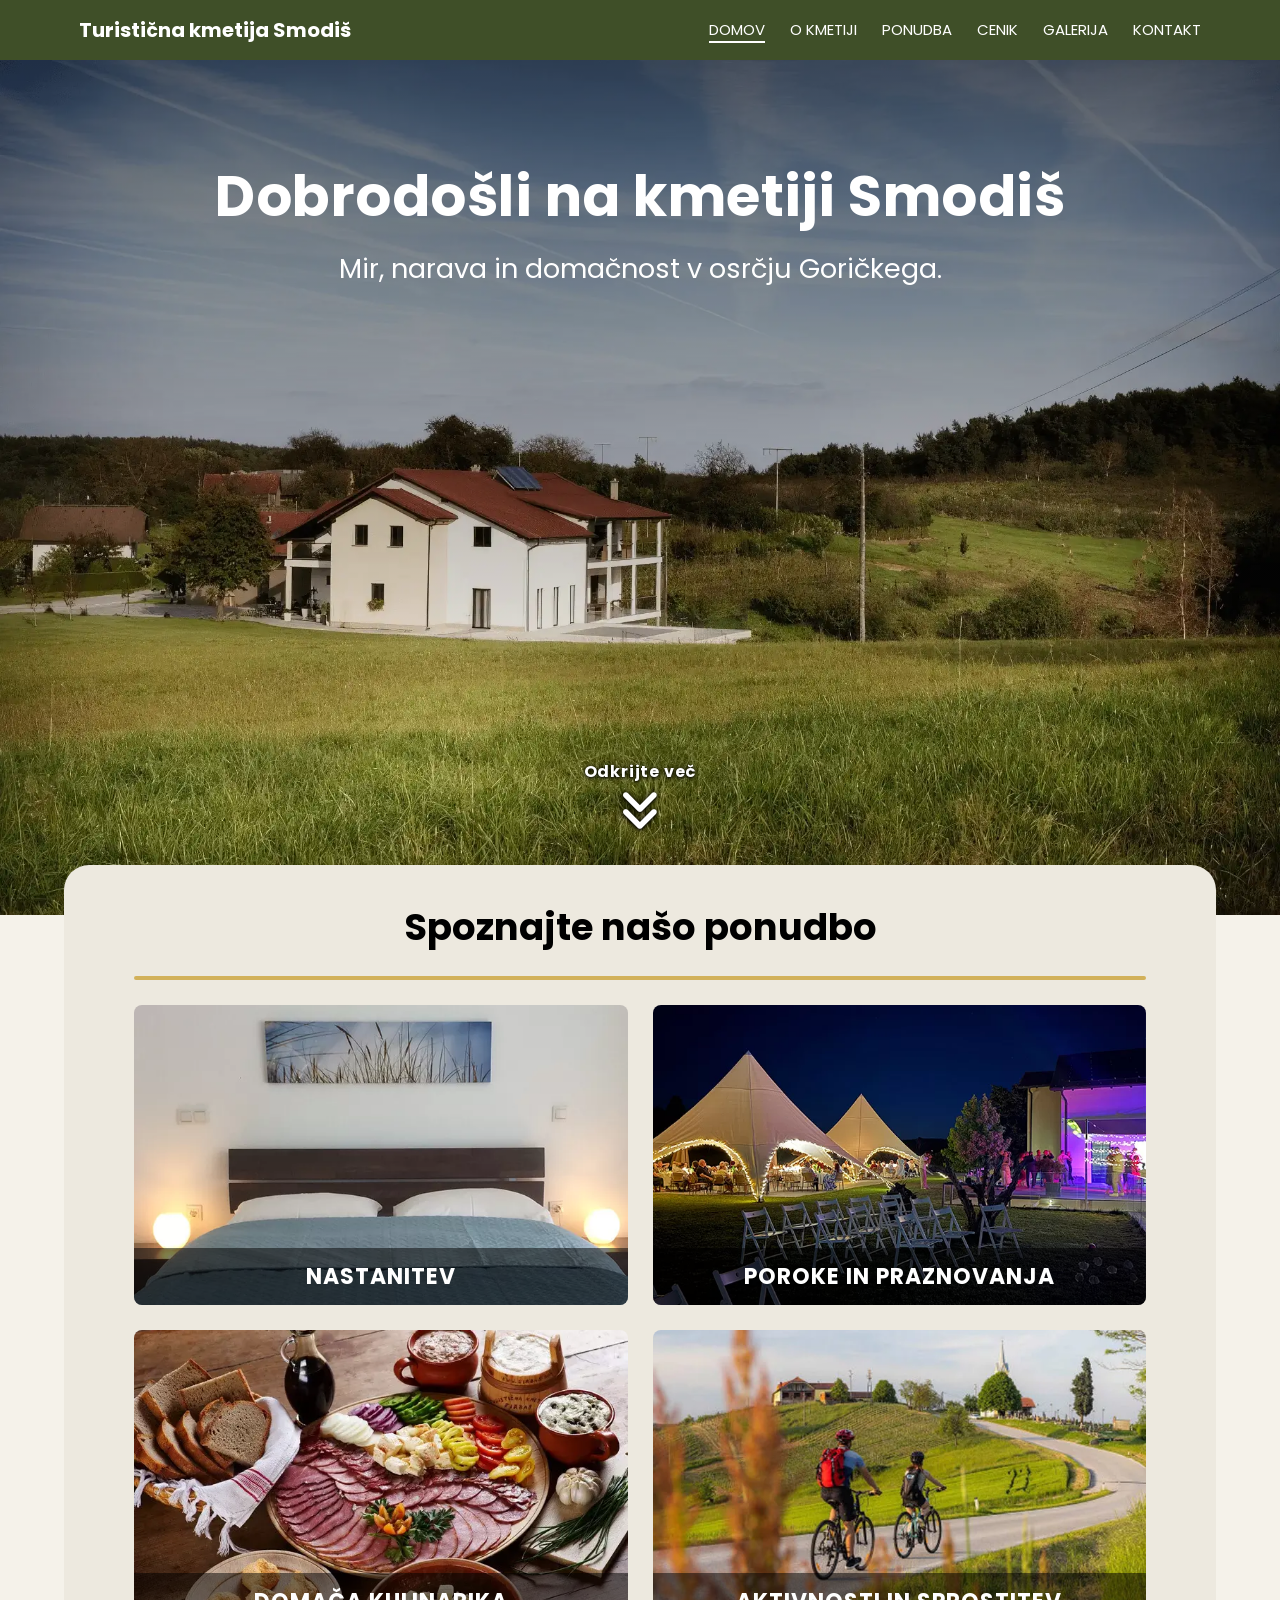
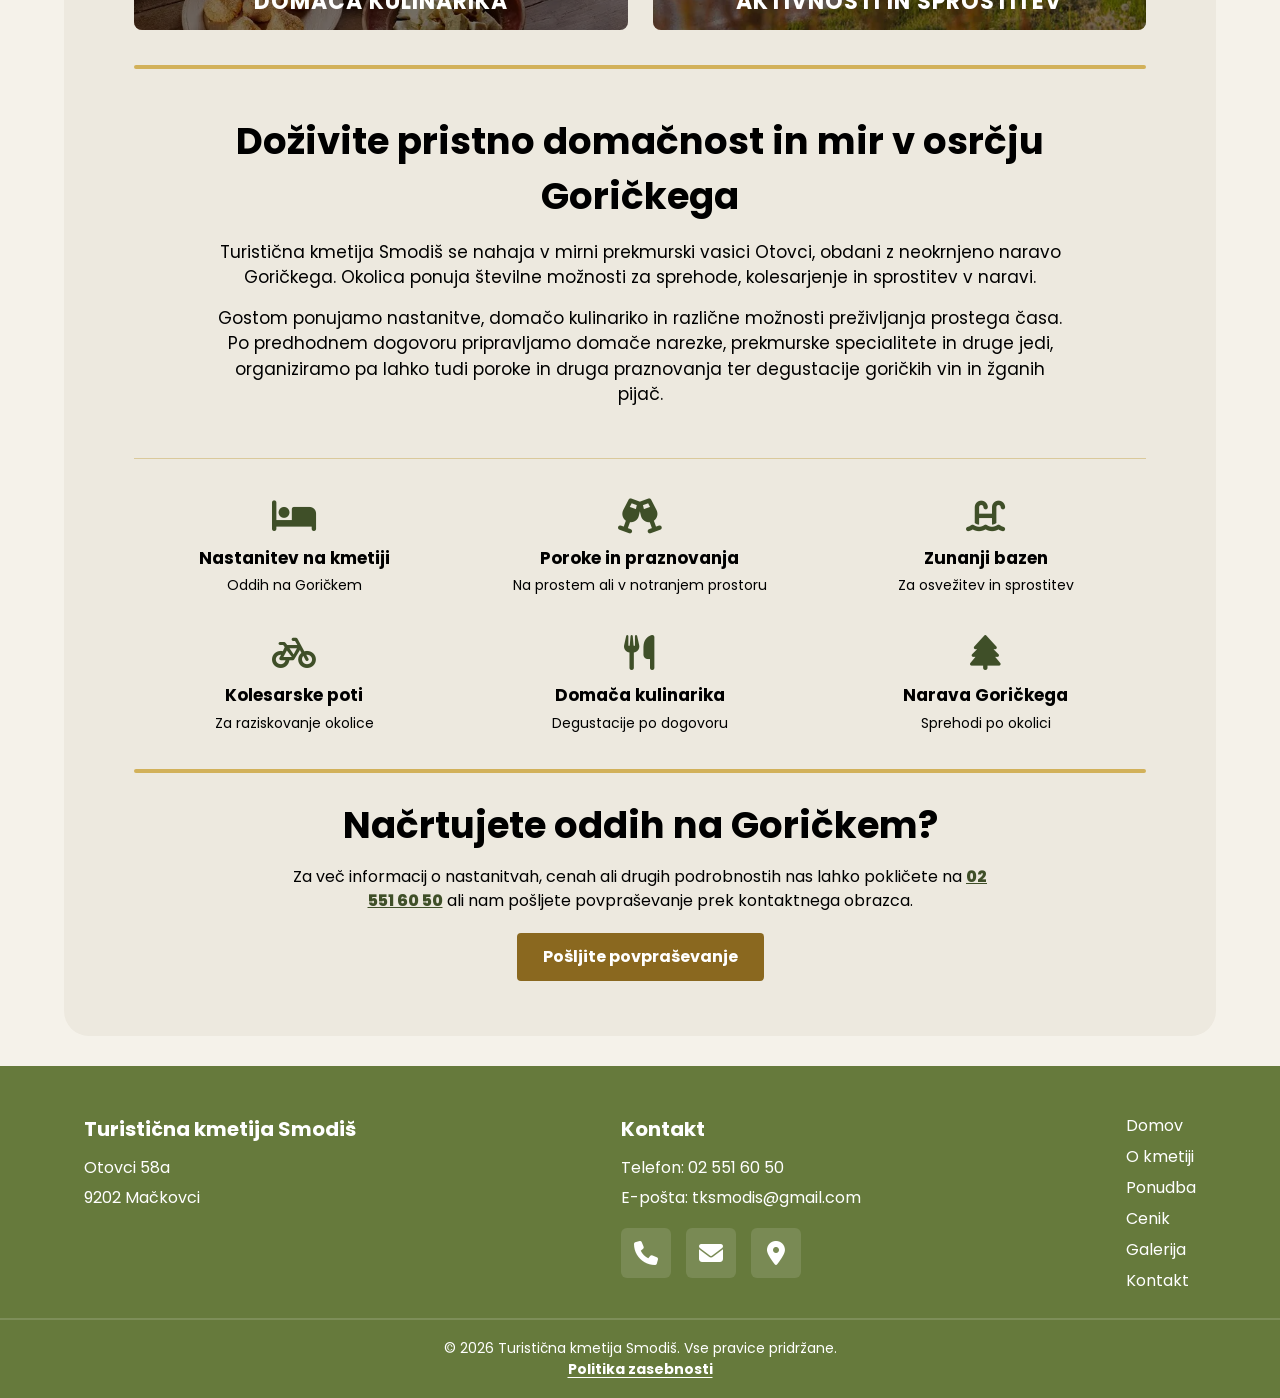
<file: index.html>
<!doctype html>
<html lang="sl">
  <head>
    <meta charset="UTF-8" />
    <meta name="viewport" content="width=device-width, initial-scale=1.0" />
    <meta name="format-detection" content="telephone=no" />
    <title>Turistična kmetija Smodiš | Oddih na Goričkem</title>
    <link rel="icon" type="image/jpeg" href="img/favicon.jpg" />
    <meta
      name="description"
      content="Doživite sproščujoč oddih na Turistični kmetiji Smodiš ter odkrijte domačo kulinariko, udobne nastanitve in pristno naravo Goričkega."
    />
    <link
      rel="canonical"
      href="https://seboporedos.github.io/Diplomski-projekt/"
    />

    <meta property="og:type" content="website" />
    <meta property="og:title" content="Turistična kmetija Smodiš" />
    <meta
      property="og:description"
      content="Spoznajte nastanitve, domačo kulinariko ter možnosti za poroke, praznovanja in sprostitev na turistični kmetiji Smodiš."
    />
    <meta
      property="og:url"
      content="https://seboporedos.github.io/Diplomski-projekt/"
    />
    <meta
      property="og:image"
      content="https://seboporedos.github.io/Diplomski-projekt/img/logo.jpg"
    />

    <link rel="stylesheet" href="css/style.css" />
    <link
      rel="stylesheet"
      href="https://cdnjs.cloudflare.com/ajax/libs/font-awesome/6.5.0/css/all.min.css"
    />
    <link rel="preconnect" href="https://fonts.googleapis.com" />
    <link rel="preconnect" href="https://fonts.gstatic.com" crossorigin />

    <link
      href="https://fonts.googleapis.com/css2?family=Poppins:wght@400;500;600;700&display=swap"
      rel="stylesheet"
    />

    <script defer src="js/main.js"></script>
  </head>

  <body>
    <button id="scrollTopBtn" type="button" aria-label="Na vrh">
      <i class="fas fa-chevron-up" aria-hidden="true"></i>
    </button>

    <header class="header">
      <div class="container header-content">
        <a href="index.html" class="logo">Turistična kmetija Smodiš</a>

        <button
          type="button"
          class="nav-toggle"
          aria-label="Glavni meni"
          aria-expanded="false"
          aria-controls="main-nav"
        >
          ☰
        </button>

        <nav class="main-nav" id="main-nav">
          <ul>
            <li><a href="index.html" class="active">Domov</a></li>
            <li><a href="o-kmetiji.html">O kmetiji</a></li>
            <li><a href="ponudba.html">Ponudba</a></li>
            <li><a href="cenik.html">Cenik</a></li>
            <li><a href="galerija.html">Galerija</a></li>
            <li><a href="kontakt.html">Kontakt</a></li>
          </ul>
        </nav>
      </div>
    </header>

    <section class="hero">
      <img
        src="img/hero1200.webp"
        srcset="
          img/hero800.webp   800w,
          img/hero1200.webp 1200w,
          img/hero2000.webp 2000w
        "
        sizes="100vw"
        alt="Naslovna slika turistične kmetije Smodiš"
        class="hero-bg-img"
        fetchpriority="high"
      />

      <div class="container hero-content">
        <h1>Dobrodošli na kmetiji Smodiš</h1>
        <p>Mir, narava in domačnost v osrčju Goričkega.</p>
      </div>

      <a
        href="#zacetna-vsebina"
        class="scroll-down"
        aria-label="Odkrijte več vsebine"
      >
        <span class="scroll-down-text">Odkrijte več</span>
        <i class="fa-solid fa-angles-down" aria-hidden="true"></i>
      </a>
    </section>

    <main id="zacetna-vsebina" class="container page-content home-content">
      <!-- Glavni deli ponudbe -->
      <section class="home-offer" aria-labelledby="naslov-ponudbe">
        <h2 id="naslov-ponudbe" class="home-offer-title">
          Spoznajte našo ponudbo
        </h2>

        <hr class="locilo" />

        <div class="home-offer-grid">
          <a href="ponudba.html#nastanitev" class="home-offer-link">
            <img
              src="img/nastanitev-1.webp"
              srcset="
                img/nastanitev-1-small.webp 400w,
                img/nastanitev-1.webp       700w
              "
              sizes="(max-width: 767px) 70vw, 45vw"
              width="700"
              height="525"
              loading="lazy"
              alt="Ponudba nastanitve na turistični kmetiji Smodiš"
            />
            <span>Nastanitev</span>
          </a>

          <a href="ponudba.html#poroke-in-praznovanja" class="home-offer-link">
            <img
              src="img/praznovanja-1.webp"
              srcset="
                img/praznovanja-1-small.webp 400w,
                img/praznovanja-1.webp       700w
              "
              sizes="(max-width: 767px) 70vw, 45vw"
              width="700"
              height="525"
              loading="lazy"
              alt="Ponudba gostinskega prostora na turistični kmetiji Smodiš"
            />
            <span>Poroke in praznovanja</span>
          </a>

          <a href="ponudba.html#kulinarika" class="home-offer-link">
            <img
              src="img/ponudba-1.webp"
              srcset="img/ponudba-1-small.webp 400w, img/ponudba-1.webp 700w"
              sizes="(max-width: 767px) 70vw, 45vw"
              width="700"
              height="525"
              loading="lazy"
              alt="Ponudba domače kulinarike na turistični kmetiji Smodiš"
            />
            <span>Domača kulinarika</span>
          </a>

          <a href="ponudba.html#aktivnosti" class="home-offer-link">
            <img
              src="img/ponudba-5.webp"
              srcset="img/ponudba-5-small.webp 400w, img/ponudba-5.webp 700w"
              sizes="(max-width: 767px) 70vw, 45vw"
              width="700"
              height="525"
              loading="lazy"
              alt="Ponudba aktivnosti in sprostitev na turistični kmetiji Smodiš"
            />
            <span>Aktivnosti in sprostitev</span>
          </a>
        </div>
      </section>

      <hr class="locilo" />

      <section class="home-about">
        <div class="home-about-text">
          <h2>Doživite pristno domačnost in mir v osrčju Goričkega</h2>

          <p>
            Turistična kmetija Smodiš se nahaja v mirni prekmurski vasici
            Otovci, obdani z neokrnjeno naravo Goričkega. Okolica ponuja
            številne možnosti za sprehode, kolesarjenje in sprostitev v naravi.
          </p>

          <p>
            Gostom ponujamo nastanitve, domačo kulinariko in različne možnosti
            preživljanja prostega časa. Po predhodnem dogovoru pripravljamo
            domače narezke, prekmurske specialitete in druge jedi, organiziramo
            pa lahko tudi poroke in druga praznovanja ter degustacije goričkih
            vin in žganih pijač.
          </p>
        </div>

        <div class="home-features-grid">
          <div class="home-feature">
            <i class="fa-solid fa-bed" aria-hidden="true"></i>
            <strong>Nastanitev na kmetiji</strong>
            <span>Oddih na Goričkem</span>
          </div>

          <div class="home-feature">
            <i class="fa-solid fa-champagne-glasses" aria-hidden="true"></i>
            <strong>Poroke in praznovanja</strong>
            <span>Na prostem ali v notranjem prostoru</span>
          </div>

          <div class="home-feature">
            <i class="fa-solid fa-water-ladder" aria-hidden="true"></i>
            <strong>Zunanji bazen</strong>
            <span>Za osvežitev in sprostitev</span>
          </div>

          <div class="home-feature">
            <i class="fa-solid fa-bicycle" aria-hidden="true"></i>
            <strong>Kolesarske poti</strong>
            <span>Za raziskovanje okolice</span>
          </div>

          <div class="home-feature">
            <i class="fa-solid fa-utensils" aria-hidden="true"></i>
            <strong>Domača kulinarika</strong>
            <span>Degustacije po dogovoru</span>
          </div>

          <div class="home-feature">
            <i class="fa-solid fa-tree" aria-hidden="true"></i>
            <strong>Narava Goričkega</strong>
            <span>Sprehodi po okolici</span>
          </div>
        </div>
      </section>

      <hr class="locilo" />

      <section class="home-contact">
        <h2>Načrtujete oddih na Goričkem?</h2>

        <p>
          Za več informacij o nastanitvah, cenah ali drugih podrobnostih nas
          lahko pokličete na
          <a href="tel:+38625516050" class="offer-contact-link">02 551 60 50</a>
          ali nam pošljete povpraševanje prek kontaktnega obrazca.
        </p>

        <a href="kontakt.html#povprasevanje" class="btn-primary">
          Pošljite povpraševanje
        </a>
      </section>
    </main>

    <footer class="site-footer">
      <div class="container footer-content">
        <div class="footer-details">
          <!-- Naslov -->
          <div class="footer-column">
            <h3>Turistična kmetija Smodiš</h3>
            <p>Otovci 58a</p>
            <p>9202 Mačkovci</p>
          </div>

          <!-- Kontakt -->
          <div class="footer-column">
            <h3>Kontakt</h3>
            <p>Telefon: 02 551 60 50</p>
            <p>E-pošta: tksmodis@gmail.com</p>

            <div class="footer-icons">
              <a href="tel:+38625516050" aria-label="Pokličite nas">
                <i class="fas fa-phone" aria-hidden="true"></i>
              </a>

              <a
                href="mailto:tksmodis@gmail.com"
                aria-label="Pošljite nam e-pošto"
              >
                <i class="fas fa-envelope" aria-hidden="true"></i>
              </a>

              <a
                href="https://www.google.com/maps/search/?api=1&query=Turistična+kmetija+Smodiš+Otovci+58a+Mačkovci"
                target="_blank"
                rel="noopener noreferrer"
                aria-label="Prikažite lokacijo"
              >
                <i class="fas fa-location-dot" aria-hidden="true"></i>
              </a>
            </div>
          </div>

          <!-- Navigacija -->
          <nav
            class="footer-column footer-navigation"
            aria-label="Navigacija v nogi strani"
          >
            <ul>
              <li><a href="index.html">Domov</a></li>
              <li><a href="o-kmetiji.html">O kmetiji</a></li>
              <li><a href="ponudba.html">Ponudba</a></li>
              <li><a href="cenik.html">Cenik</a></li>
              <li><a href="galerija.html">Galerija</a></li>
              <li><a href="kontakt.html">Kontakt</a></li>
            </ul>
          </nav>
        </div>
      </div>

      <div class="footer-bottom">
        <p>&copy; 2026 Turistična kmetija Smodiš. Vse pravice pridržane.</p>
        <p>
          <a href="zasebnost.html" class="povezava-zasebnost">
            Politika zasebnosti
          </a>
        </p>
      </div>
    </footer>
  </body>
</html>
</file>
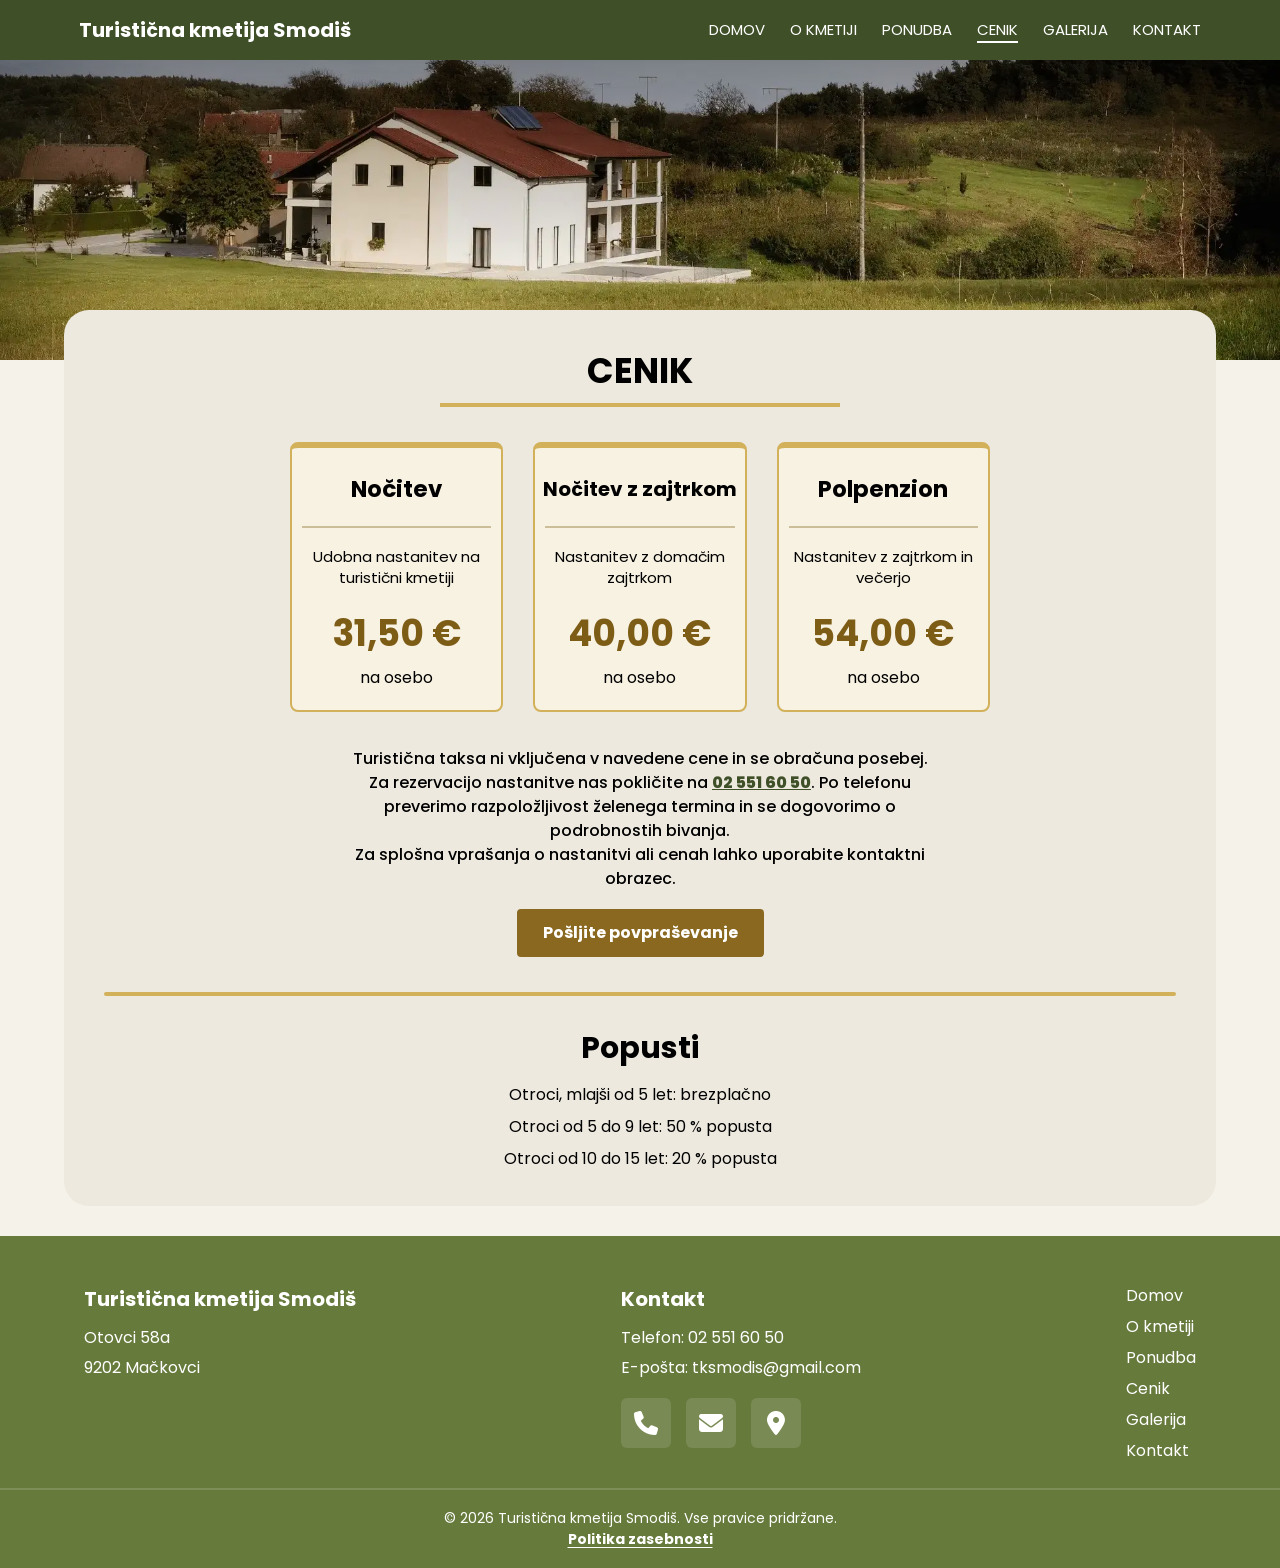
<file: cenik.html>
<!doctype html>
<html lang="sl">
  <head>
    <meta charset="UTF-8" />
    <meta name="viewport" content="width=device-width, initial-scale=1.0" />
    <meta name="format-detection" content="telephone=no" />
    <title>Cenik | Turistična kmetija Smodiš</title>
    <link rel="icon" type="image/jpeg" href="img/favicon.jpg" />
    <meta
      name="description"
      content="Preverite cene ter razpoložljive popuste na Turistični kmetiji Smodiš."
    />
    <link
      rel="canonical"
      href="https://seboporedos.github.io/Diplomski-projekt/cenik.html"
    />
    <meta property="og:type" content="website" />
    <meta property="og:title" content="Cenik | Turistična kmetija Smodiš" />
    <meta
      property="og:description"
      content="Preverite cene nočitev, ponudbo obrokov in popuste za otroke."
    />
    <meta
      property="og:url"
      content="https://seboporedos.github.io/Diplomski-projekt/cenik.html"
    />
    <meta
      property="og:image"
      content="https://seboporedos.github.io/Diplomski-projekt/img/logo.jpg"
    />

    <link rel="stylesheet" href="css/style.css" />
    <link rel="stylesheet" href="css/cenik.css" />
    <link
      rel="stylesheet"
      href="https://cdnjs.cloudflare.com/ajax/libs/font-awesome/6.5.0/css/all.min.css"
    />

    <link rel="preconnect" href="https://fonts.googleapis.com" />
    <link rel="preconnect" href="https://fonts.gstatic.com" crossorigin />

    <link
      href="https://fonts.googleapis.com/css2?family=Poppins:wght@400;500;600;700&display=swap"
      rel="stylesheet"
    />

    <script defer src="js/main.js"></script>
  </head>

  <body>
    <button id="scrollTopBtn" type="button" aria-label="Na vrh">
      <i class="fas fa-chevron-up" aria-hidden="true"></i>
    </button>

    <header class="header">
      <div class="container header-content">
        <a href="index.html" class="logo">Turistična kmetija Smodiš</a>

        <button
          type="button"
          class="nav-toggle"
          aria-label="Glavni meni"
          aria-expanded="false"
          aria-controls="main-nav"
        >
          ☰
        </button>

        <nav class="main-nav" id="main-nav">
          <ul>
            <li><a href="index.html">Domov</a></li>
            <li><a href="o-kmetiji.html">O Kmetiji</a></li>
            <li><a href="ponudba.html">Ponudba</a></li>
            <li><a href="cenik.html" class="active">Cenik</a></li>
            <li><a href="galerija.html">Galerija</a></li>
            <li><a href="kontakt.html">Kontakt</a></li>
          </ul>
        </nav>
      </div>
    </header>

    <div class="podstrani-hero">
      <img
        src="img/hero1200.webp"
        srcset="
          img/hero800.webp   800w,
          img/hero1200.webp 1200w,
          img/hero2000.webp 2000w
        "
        sizes="100vw"
        alt="Naslovna slika podstrani cenik"
        fetchpriority="high"
      />
    </div>

    <main class="container page-content">
      <h1 class="page-title">Cenik</h1>

      <section class="cenik-grid" aria-label="Cene nastanitev">
        <article class="cenik-kartica">
          <h2>Nočitev</h2>

          <p class="cenik-opis">Udobna nastanitev na turistični kmetiji</p>

          <p class="cenik-cena">
            <strong>31,50 €</strong>
            <span>na osebo</span>
          </p>
        </article>

        <article class="cenik-kartica">
          <h2>Nočitev z zajtrkom</h2>

          <p class="cenik-opis">Nastanitev z domačim zajtrkom</p>

          <p class="cenik-cena">
            <strong>40,00 €</strong>
            <span>na osebo</span>
          </p>
        </article>

        <article class="cenik-kartica">
          <h2>Polpenzion</h2>

          <p class="cenik-opis">Nastanitev z zajtrkom in večerjo</p>

          <p class="cenik-cena">
            <strong>54,00 €</strong>
            <span>na osebo</span>
          </p>
        </article>
      </section>

      <div class="price-note">
        <p>
          Turistična taksa ni vključena v navedene cene in se obračuna posebej.
        </p>

        <p>
          Za rezervacijo nastanitve nas pokličite na
          <a href="tel:+38625516050" class="offer-contact-link">02 551 60 50</a
          >. Po telefonu preverimo razpoložljivost želenega termina in se
          dogovorimo o podrobnostih bivanja.
        </p>

        <p>
          Za splošna vprašanja o nastanitvi ali cenah lahko uporabite kontaktni
          obrazec.
        </p>

        <a href="kontakt.html#povprasevanje" class="btn-primary"
          >Pošljite povpraševanje</a
        >
      </div>

      <hr class="locilo" />

      <div class="popusti">
        <h2 class="popusti-naslov">Popusti</h2>
        <p>Otroci, mlajši od 5 let: brezplačno</p>
        <p>Otroci od 5 do 9 let: 50 % popusta</p>
        <p>Otroci od 10 do 15 let: 20 % popusta</p>
      </div>
    </main>

    <footer class="site-footer">
      <div class="container footer-content">
        <div class="footer-details">
          <!-- Naslov -->
          <div class="footer-column">
            <h3>Turistična kmetija Smodiš</h3>
            <p>Otovci 58a</p>
            <p>9202 Mačkovci</p>
          </div>

          <!-- Kontakt -->
          <div class="footer-column">
            <h3>Kontakt</h3>
            <p>Telefon: 02 551 60 50</p>
            <p>E-pošta: tksmodis@gmail.com</p>

            <div class="footer-icons">
              <a href="tel:+38625516050" aria-label="Pokličite nas">
                <i class="fas fa-phone" aria-hidden="true"></i>
              </a>

              <a
                href="mailto:tksmodis@gmail.com"
                aria-label="Pošljite nam e-pošto"
              >
                <i class="fas fa-envelope" aria-hidden="true"></i>
              </a>

              <a
                href="https://www.google.com/maps/search/?api=1&query=Turistična+kmetija+Smodiš+Otovci+58a+Mačkovci"
                target="_blank"
                rel="noopener noreferrer"
                aria-label="Prikažite lokacijo"
              >
                <i class="fas fa-location-dot" aria-hidden="true"></i>
              </a>
            </div>
          </div>

          <!-- Navigacija -->
          <nav
            class="footer-column footer-navigation"
            aria-label="Navigacija v nogi strani"
          >
            <ul>
              <li><a href="index.html">Domov</a></li>
              <li><a href="o-kmetiji.html">O kmetiji</a></li>
              <li><a href="ponudba.html">Ponudba</a></li>
              <li><a href="cenik.html">Cenik</a></li>
              <li><a href="galerija.html">Galerija</a></li>
              <li><a href="kontakt.html">Kontakt</a></li>
            </ul>
          </nav>
        </div>
      </div>

      <div class="footer-bottom">
        <p>&copy; 2026 Turistična kmetija Smodiš. Vse pravice pridržane.</p>
        <p>
          <a href="zasebnost.html" class="povezava-zasebnost">
            Politika zasebnosti
          </a>
        </p>
      </div>
    </footer>
  </body>
</html>
</file>
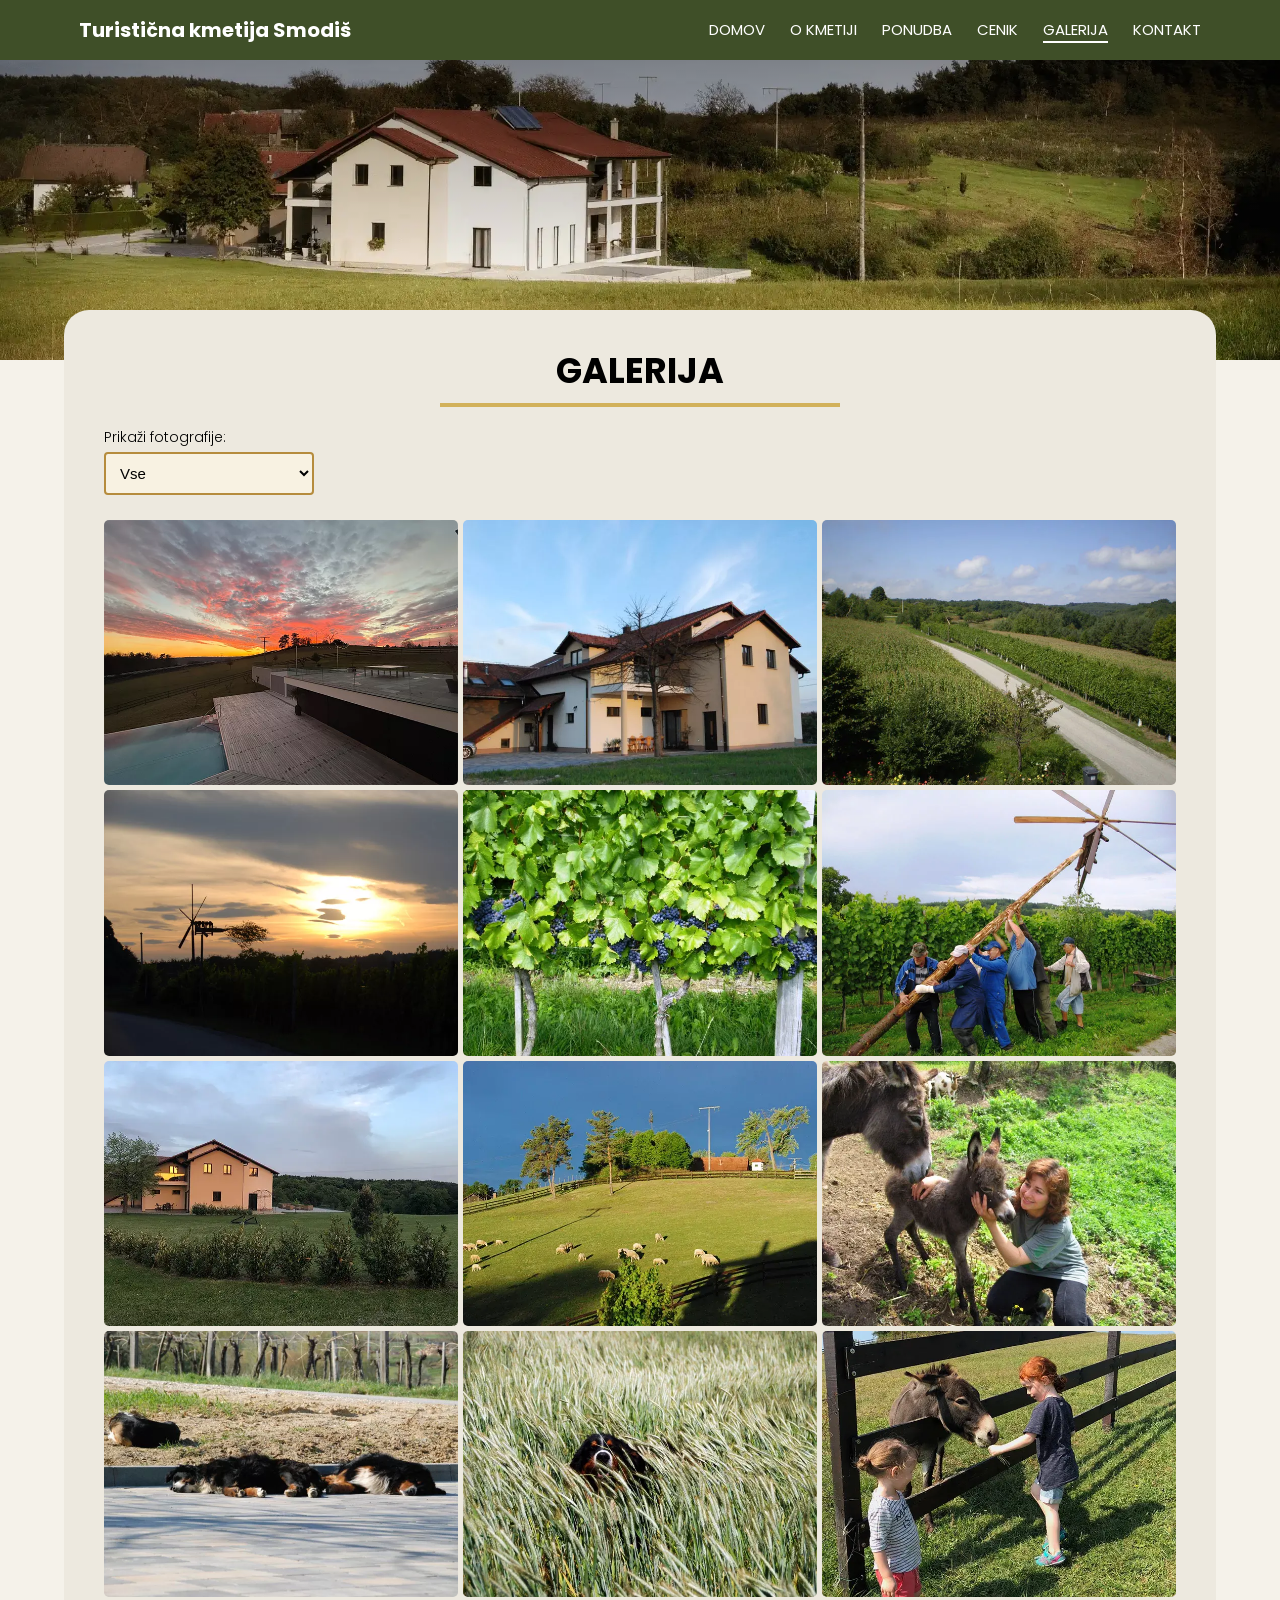
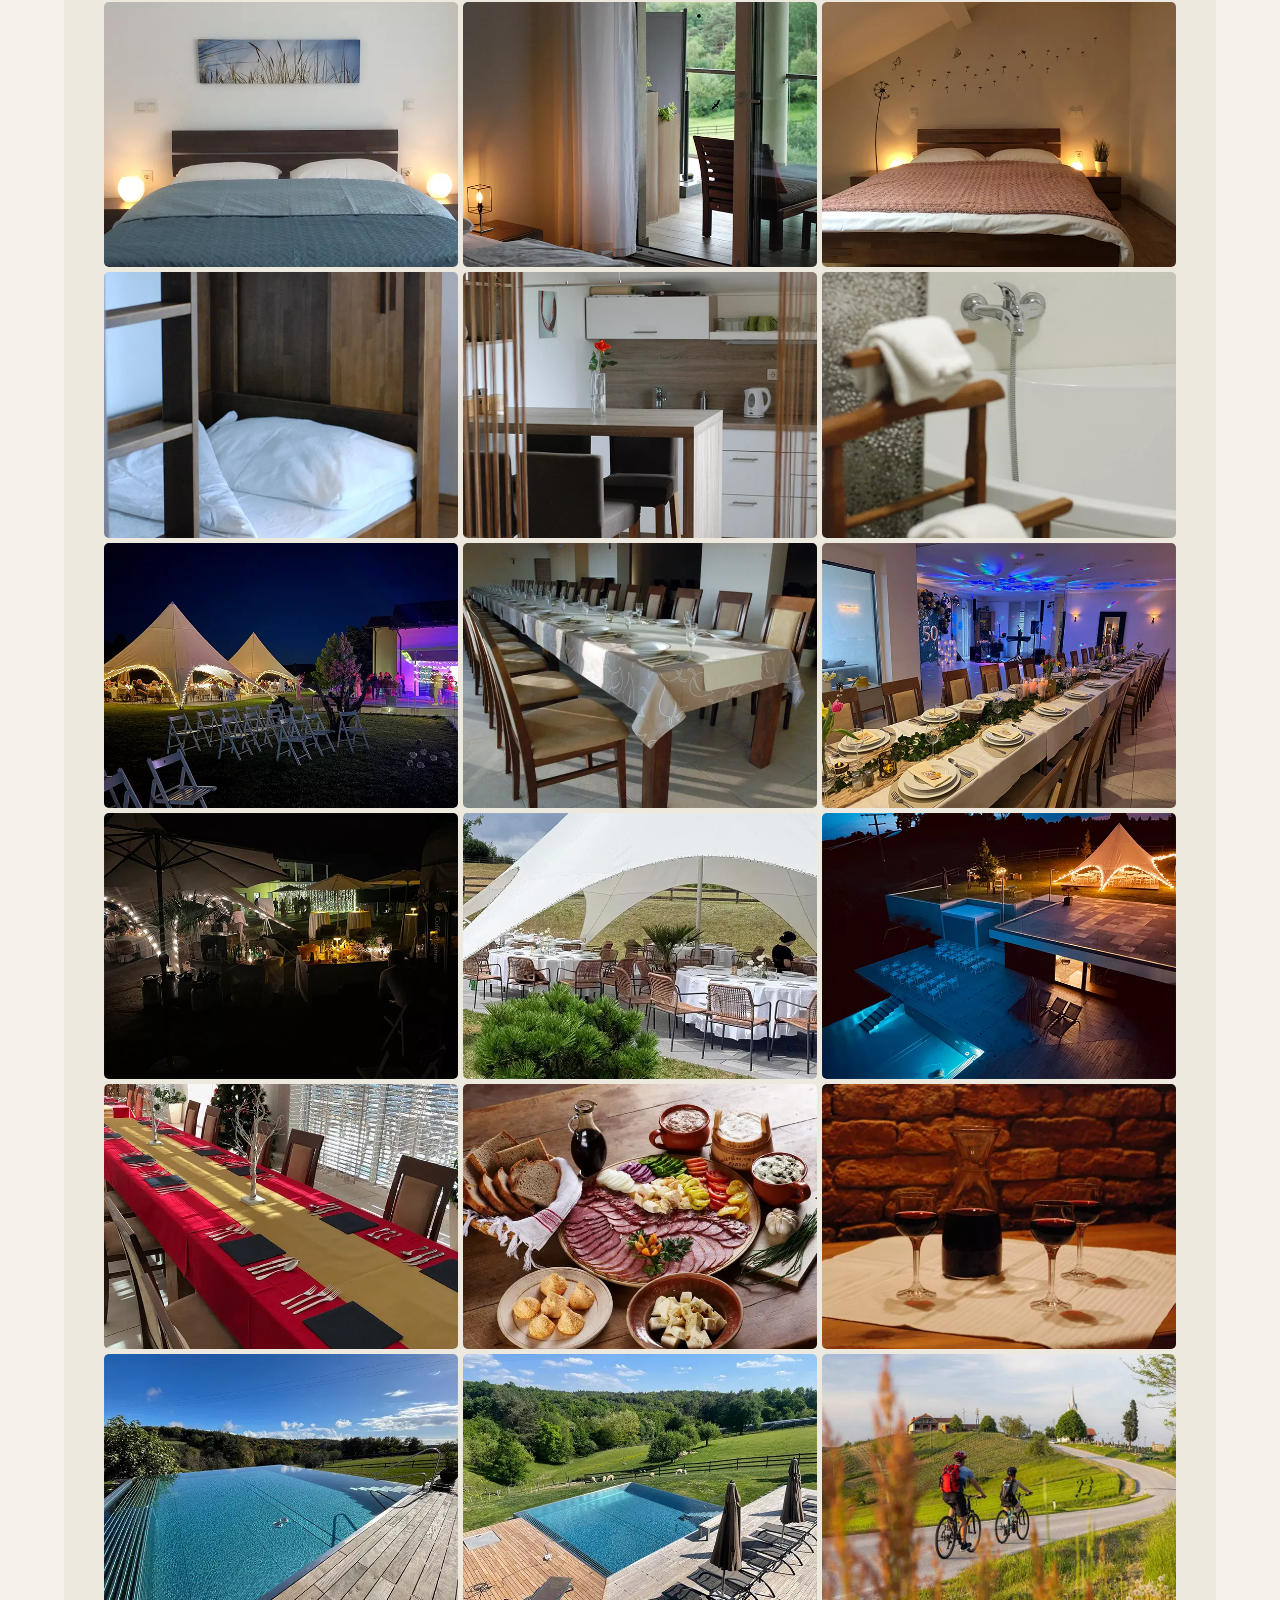
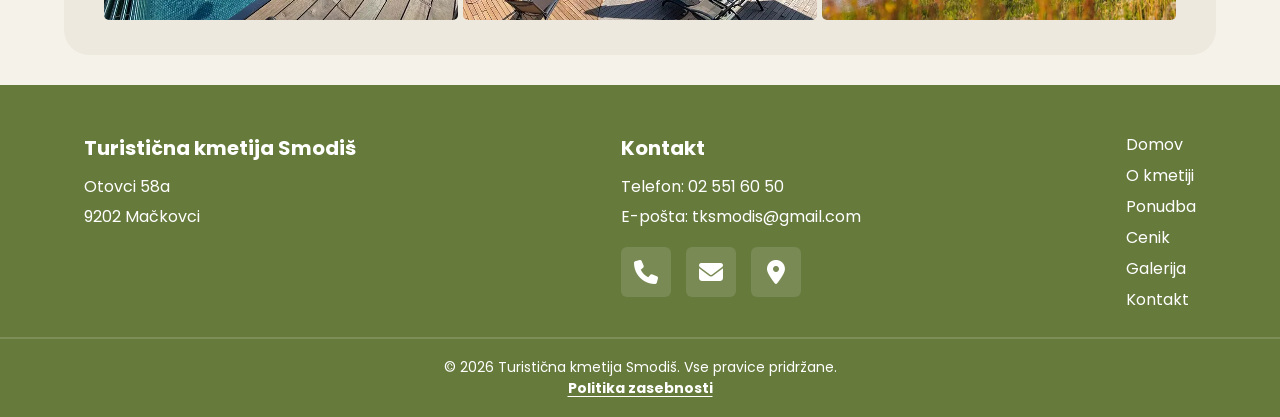
<file: galerija.html>
<!doctype html>
<html lang="sl">
  <head>
    <meta charset="UTF-8" />
    <meta name="viewport" content="width=device-width, initial-scale=1.0" />
    <meta name="format-detection" content="telephone=no" />
    <title>Galerija | Turistična kmetija Smodiš</title>
    <link rel="icon" type="image/jpeg" href="img/favicon.jpg" />
    <meta
      name="description"
      content="Oglejte si fotografije Turistične kmetije Smodiš."
    />
    <link
      rel="canonical"
      href="https://seboporedos.github.io/Diplomski-projekt/galerija.html"
    />
    <meta property="og:type" content="website" />
    <meta property="og:title" content="Galerija | Turistična kmetija Smodiš" />
    <meta
      property="og:description"
      content="Oglejte si fotografije kmetije, nastanitev, praznovanj in ostale ponudbe."
    />
    <meta
      property="og:url"
      content="https://seboporedos.github.io/Diplomski-projekt/galerija.html"
    />
    <meta
      property="og:image"
      content="https://seboporedos.github.io/Diplomski-projekt/img/logo.jpg"
    />

    <link rel="stylesheet" href="css/style.css" />
    <link rel="stylesheet" href="css/galerija.css" />
    <link
      rel="stylesheet"
      href="https://cdnjs.cloudflare.com/ajax/libs/font-awesome/6.5.0/css/all.min.css"
    />

    <link rel="preconnect" href="https://fonts.googleapis.com" />
    <link rel="preconnect" href="https://fonts.gstatic.com" crossorigin />

    <link
      href="https://fonts.googleapis.com/css2?family=Poppins:wght@400;500;600;700&display=swap"
      rel="stylesheet"
    />

    <script defer src="js/main.js"></script>
    <script defer src="js/galerija.js"></script>
  </head>

  <body>
    <button id="scrollTopBtn" type="button" aria-label="Na vrh">
      <i class="fas fa-chevron-up" aria-hidden="true"></i>
    </button>

    <header class="header">
      <div class="container header-content">
        <a href="index.html" class="logo">Turistična kmetija Smodiš</a>

        <button
          type="button"
          class="nav-toggle"
          aria-label="Glavni meni"
          aria-expanded="false"
          aria-controls="main-nav"
        >
          ☰
        </button>

        <nav class="main-nav" id="main-nav">
          <ul>
            <li><a href="index.html">Domov</a></li>
            <li><a href="o-kmetiji.html">O kmetiji</a></li>
            <li><a href="ponudba.html">Ponudba</a></li>
            <li><a href="cenik.html">Cenik</a></li>
            <li><a href="galerija.html" class="active">Galerija</a></li>
            <li><a href="kontakt.html">Kontakt</a></li>
          </ul>
        </nav>
      </div>
    </header>

    <div class="podstrani-hero">
      <img
        src="img/hero1200.webp"
        srcset="
          img/hero800.webp   800w,
          img/hero1200.webp 1200w,
          img/hero2000.webp 2000w
        "
        sizes="100vw"
        alt="Naslovna slika podstrani galerija"
        fetchpriority="high"
      />
    </div>

    <main class="container page-content">
      <h1 class="page-title">Galerija</h1>

      <div class="galerija-filter">
        <label for="filterGalerija">Prikaži fotografije:</label>

        <select id="filterGalerija">
          <option value="vse" selected>Vse</option>
          <option value="kmetija">Kmetija in okolica</option>
          <option value="nastanitev">Nastanitev</option>
          <option value="praznovanja">Praznovanja</option>
          <option value="ponudba">Ostala ponudba</option>
        </select>
      </div>

      <div class="galerija-grid">
        <!-- Kmetija in okolica -->

        <img
          src="img/placeholder.webp"
          width="700"
          height="525"
          data-category="kmetija"
          data-src="img/kmetija-1.webp"
          loading="lazy"
          alt="Terasa s pogledom na sončni zahod"
        />

        <img
          src="img/placeholder.webp"
          width="700"
          height="525"
          data-category="kmetija"
          data-src="img/kmetija-2.webp"
          loading="lazy"
          alt="Zunanjost turistične kmetije Smodiš"
        />

        <img
          src="img/placeholder.webp"
          width="700"
          height="525"
          data-category="kmetija"
          data-src="img/kmetija-3.webp"
          loading="lazy"
          alt="Cesta med vinogradi in gozdovi"
        />

        <img
          src="img/placeholder.webp"
          width="700"
          height="525"
          data-category="kmetija"
          data-src="img/kmetija-4.webp"
          loading="lazy"
          alt="Klopotec ob vinogradu ob sončnem zahodu"
        />

        <img
          src="img/placeholder.webp"
          width="700"
          height="525"
          data-category="kmetija"
          data-src="img/kmetija-5.webp"
          loading="lazy"
          alt="Grozdje na vinski trti"
        />

        <img
          src="img/placeholder.webp"
          width="700"
          height="525"
          data-category="kmetija"
          data-src="img/kmetija-6.webp"
          loading="lazy"
          alt="Postavljanje klopotca v okolici turistične kmetije"
        />

        <img
          src="img/placeholder.webp"
          width="700"
          height="525"
          data-category="kmetija"
          data-src="img/kmetija-7.webp"
          loading="lazy"
          alt="Oddaljen pogled na turistične kmetije"
        />

        <img
          src="img/placeholder.webp"
          width="700"
          height="525"
          data-category="kmetija"
          data-src="img/kmetija-8.webp"
          loading="lazy"
          alt="Ovce na na travniku turistične kmetije"
        />

        <img
          src="img/placeholder.webp"
          width="700"
          height="525"
          data-category="kmetija"
          data-src="img/kmetija-9.webp"
          loading="lazy"
          alt="Osli na turistični kmetiji Smodiš"
        />

        <img
          src="img/placeholder.webp"
          width="700"
          height="525"
          data-category="kmetija"
          data-src="img/kmetija-10.webp"
          loading="lazy"
          alt="Psi počivajo na dvorišču turistične kmetije"
        />

        <img
          src="img/placeholder.webp"
          width="700"
          height="525"
          data-category="kmetija"
          data-src="img/kmetija-11.webp"
          loading="lazy"
          alt="Pes med visoko travo na turistični kmetiji"
        />

        <img
          src="img/placeholder.webp"
          width="700"
          height="525"
          data-category="kmetija"
          data-src="img/kmetija-12.webp"
          loading="lazy"
          alt="Prijazen osel na naši turistični kmetiji"
        />

        <!-- Nastanitev -->

        <img
          src="img/placeholder.webp"
          width="700"
          height="525"
          data-category="nastanitev"
          data-src="img/nastanitev-1.webp"
          loading="lazy"
          alt="Primer ležišča v sobi za nastanitev na turistični kmetiji"
        />

        <img
          src="img/placeholder.webp"
          width="700"
          height="525"
          data-category="nastanitev"
          data-src="img/nastanitev-2.webp"
          loading="lazy"
          alt="Pogled iz sobe za nastanitev skozi odprta vrata"
        />

        <img
          src="img/placeholder.webp"
          width="700"
          height="525"
          data-category="nastanitev"
          data-src="img/nastanitev-3.webp"
          loading="lazy"
          alt="Primer ležišča v sobi za nastanitev na turistični kmetiji"
        />

        <img
          src="img/placeholder.webp"
          width="700"
          height="525"
          data-category="nastanitev"
          data-src="img/nastanitev-4.webp"
          loading="lazy"
          alt="Primer enoposteljne sobe za nastanitev na turistični kmetiji"
        />

        <img
          src="img/placeholder.webp"
          width="700"
          height="525"
          data-category="nastanitev"
          data-src="img/nastanitev-5.webp"
          loading="lazy"
          alt="Kuhinjski kotiček v okviru nastanitve na turistični kmetiji"
        />

        <img
          src="img/placeholder.webp"
          width="700"
          height="525"
          data-category="nastanitev"
          data-src="img/nastanitev-6.webp"
          loading="lazy"
          alt="Udobno opremljena kopalnica v okviru nastanitve na turistični kmetiji"
        />

        <!-- Praznovanja -->

        <img
          src="img/placeholder.webp"
          width="700"
          height="525"
          data-category="praznovanja"
          data-src="img/praznovanja-1.webp"
          loading="lazy"
          alt="Osvetljena šotora in prostor za slavje na prostem"
        />

        <img
          src="img/placeholder.webp"
          width="700"
          height="525"
          data-category="praznovanja"
          data-src="img/praznovanja-2.webp"
          loading="lazy"
          alt="Pogrnjene mize v notranjem prostoru"
        />

        <img
          src="img/placeholder.webp"
          width="700"
          height="525"
          data-category="praznovanja"
          data-src="img/praznovanja-3.webp"
          loading="lazy"
          alt="Pogrnjena miza v prostoru za praznovanja"
        />

        <img
          src="img/placeholder.webp"
          width="700"
          height="525"
          data-category="praznovanja"
          data-src="img/praznovanja-4.webp"
          loading="lazy"
          alt="Večerno praznovanje pod osvetljenim šotorom na našem zunanjem prostoru"
        />

        <img
          src="img/placeholder.webp"
          width="700"
          height="525"
          data-category="praznovanja"
          data-src="img/praznovanja-5.webp"
          loading="lazy"
          alt="Pogrnjene mize pod belim šotorom na zunanjem prostoru za praznovanja"
        />

        <img
          src="img/placeholder.webp"
          width="700"
          height="525"
          data-category="praznovanja"
          data-src="img/praznovanja-6.webp"
          loading="lazy"
          alt="Osvetljen bazen in šotor ob večernem dogodku na zunanjem prostoru za praznovanja"
        />

        <img
          src="img/placeholder.webp"
          width="700"
          height="525"
          data-category="praznovanja"
          data-src="img/praznovanja-7.webp"
          loading="lazy"
          alt="Pogrnjena miza v notranjem prostoru za praznovanja"
        />

        <!-- Ostala ponudba -->

        <img
          src="img/placeholder.webp"
          width="700"
          height="525"
          data-category="ponudba"
          data-src="img/ponudba-1.webp"
          loading="lazy"
          alt="Domači narezek s kruhom in prilogami"
        />

        <img
          src="img/placeholder.webp"
          width="700"
          height="525"
          data-category="ponudba"
          data-src="img/ponudba-2.webp"
          loading="lazy"
          alt="Degustacija domačih vin na turistični kmetiji Smodiš"
        />

        <img
          src="img/placeholder.webp"
          width="700"
          height="525"
          data-category="ponudba"
          data-src="img/ponudba-3.webp"
          loading="lazy"
          alt="Zunanji bazen s pogledom na zeleno okolico"
        />

        <img
          src="img/placeholder.webp"
          width="700"
          height="525"
          data-category="ponudba"
          data-src="img/ponudba-4.webp"
          loading="lazy"
          alt="Zunanji bazen z ležalniki z pogledom na zeleno okolico"
        />

        <img
          src="img/placeholder.webp"
          width="700"
          height="525"
          data-category="ponudba"
          data-src="img/ponudba-5.webp"
          loading="lazy"
          alt="Odkrivanje goričkega podeželja na kolesu"
        />
      </div>

      <!-- Lightbox -->
      <div
        class="lightbox"
        id="lightbox"
        role="dialog"
        aria-modal="true"
        aria-label="Povečan prikaz fotografij"
      >
        <button
          class="lightbox-close"
          id="lightboxClose"
          aria-label="Zapri povečano sliko"
        >
          ✕
        </button>
        <div class="lightbox-wrapper">
          <button
            class="lightbox-btn prev"
            id="lightboxPrev"
            aria-label="Prejšnja slika"
          >
            &#8249;
          </button>
          <img src="img/placeholder.webp" alt="" id="lightboxImg" />
          <button
            class="lightbox-btn next"
            id="lightboxNext"
            aria-label="Naslednja slika"
          >
            &#8250;
          </button>
        </div>
      </div>
    </main>

    <footer class="site-footer">
      <div class="container footer-content">
        <div class="footer-details">
          <!-- Naslov -->
          <div class="footer-column">
            <h3>Turistična kmetija Smodiš</h3>
            <p>Otovci 58a</p>
            <p>9202 Mačkovci</p>
          </div>

          <!-- Kontakt -->
          <div class="footer-column">
            <h3>Kontakt</h3>
            <p>Telefon: 02 551 60 50</p>
            <p>E-pošta: tksmodis@gmail.com</p>

            <div class="footer-icons">
              <a href="tel:+38625516050" aria-label="Pokličite nas">
                <i class="fas fa-phone" aria-hidden="true"></i>
              </a>

              <a
                href="mailto:tksmodis@gmail.com"
                aria-label="Pošljite nam e-pošto"
              >
                <i class="fas fa-envelope" aria-hidden="true"></i>
              </a>

              <a
                href="https://www.google.com/maps/search/?api=1&query=Turistična+kmetija+Smodiš+Otovci+58a+Mačkovci"
                target="_blank"
                rel="noopener noreferrer"
                aria-label="Prikažite lokacijo"
              >
                <i class="fas fa-location-dot" aria-hidden="true"></i>
              </a>
            </div>
          </div>

          <!-- Navigacija -->
          <nav
            class="footer-column footer-navigation"
            aria-label="Navigacija v nogi strani"
          >
            <ul>
              <li><a href="index.html">Domov</a></li>
              <li><a href="o-kmetiji.html">O kmetiji</a></li>
              <li><a href="ponudba.html">Ponudba</a></li>
              <li><a href="cenik.html">Cenik</a></li>
              <li><a href="galerija.html">Galerija</a></li>
              <li><a href="kontakt.html">Kontakt</a></li>
            </ul>
          </nav>
        </div>
      </div>

      <div class="footer-bottom">
        <p>&copy; 2026 Turistična kmetija Smodiš. Vse pravice pridržane.</p>
        <p>
          <a href="zasebnost.html" class="povezava-zasebnost">
            Politika zasebnosti
          </a>
        </p>
      </div>
    </footer>
  </body>
</html>
</file>
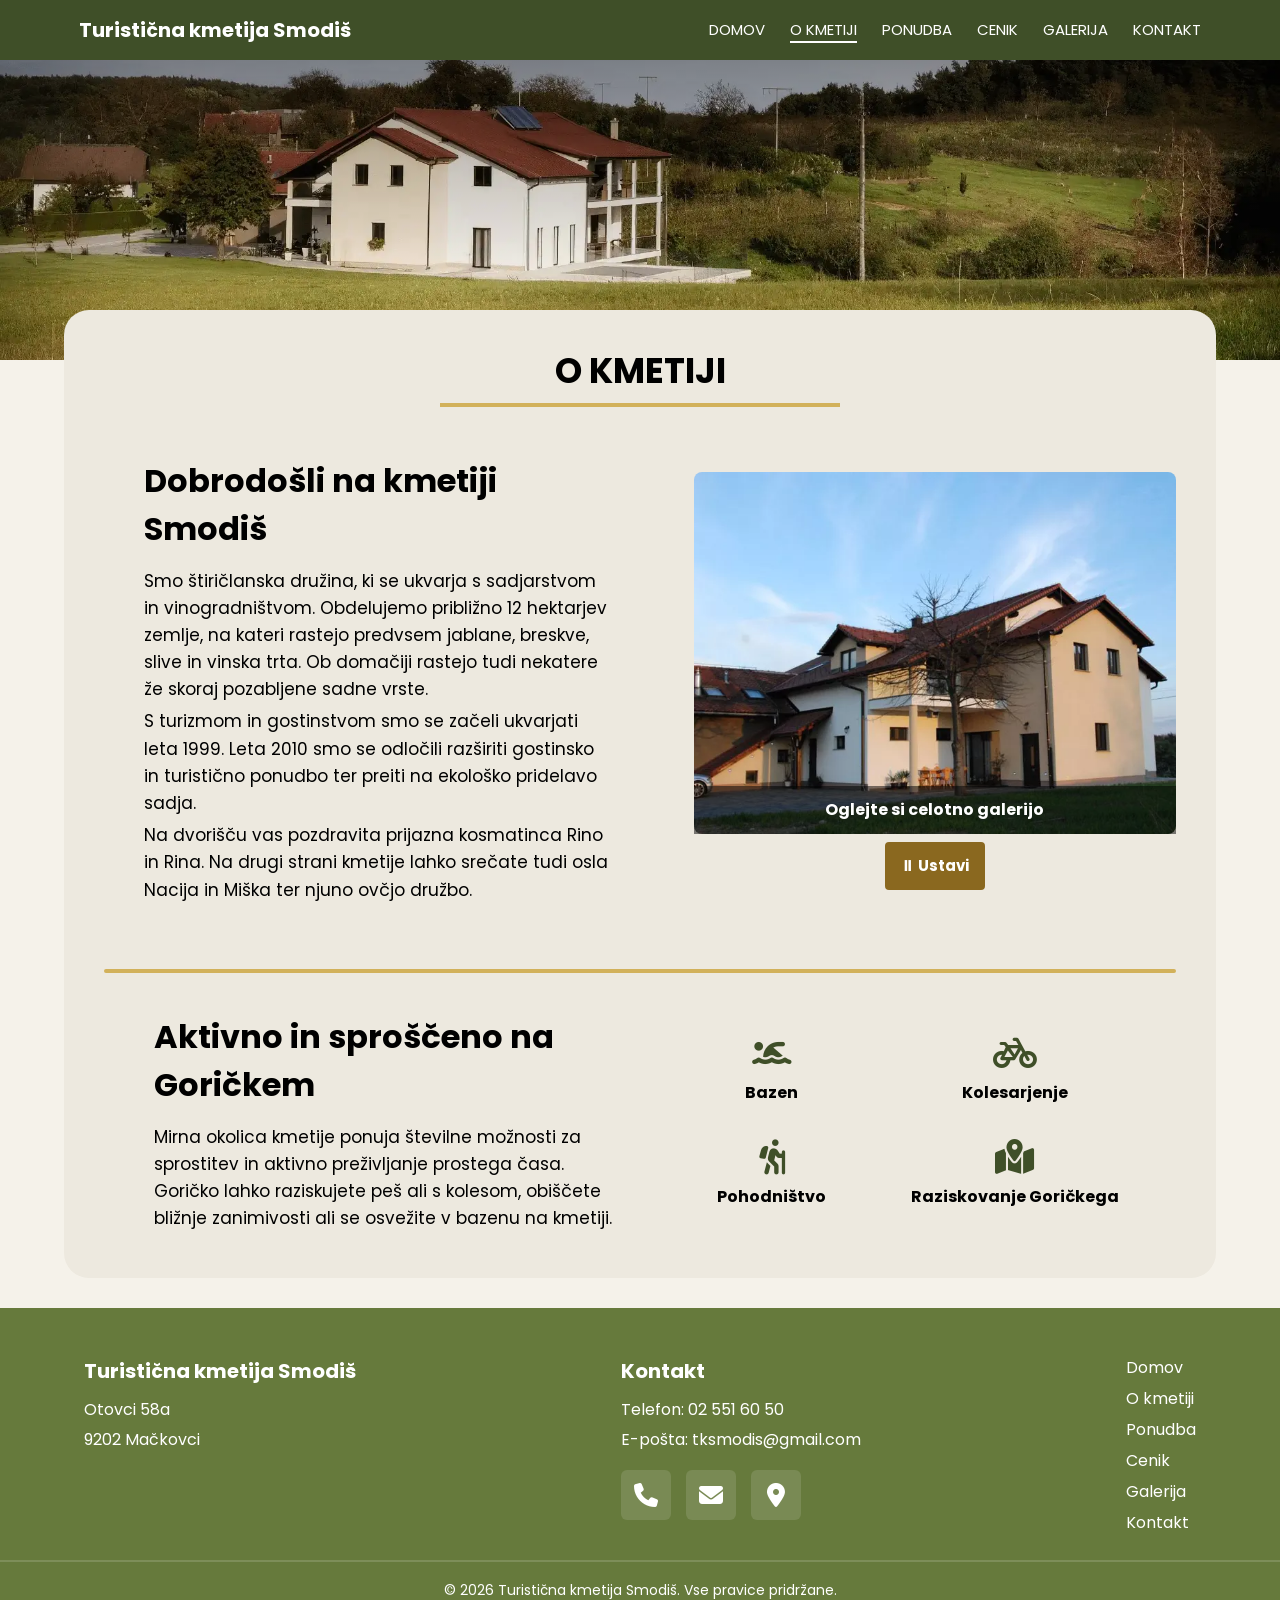
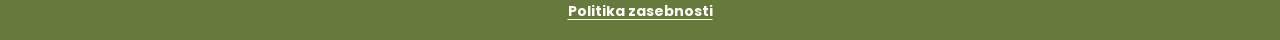
<file: o-kmetiji.html>
<!doctype html>
<html lang="sl">
  <head>
    <meta charset="UTF-8" />
    <meta name="viewport" content="width=device-width, initial-scale=1.0" />
    <meta name="format-detection" content="telephone=no" />
    <title>O kmetiji | Turistična kmetija Smodiš</title>
    <link rel="icon" type="image/jpeg" href="img/favicon.jpg" />
    <meta
      name="description"
      content="Spoznajte Turistično kmetijo Smodiš, njeno zgodbo, domače okolje ter možnosti za sprostitev in aktivnosti na Goričkem."
    />
    <link
      rel="canonical"
      href="https://seboporedos.github.io/Diplomski-projekt/o-kmetiji.html"
    />
    <meta property="og:type" content="website" />
    <meta property="og:title" content="O kmetiji | Turistična kmetija Smodiš" />
    <meta
      property="og:description"
      content="Spoznajte kmetijo Smodiš, njeno zgodbo in okolico Goričkega."
    />
    <meta
      property="og:url"
      content="https://seboporedos.github.io/Diplomski-projekt/o-kmetiji.html"
    />
    <meta
      property="og:image"
      content="https://seboporedos.github.io/Diplomski-projekt/img/logo.jpg"
    />

    <link rel="stylesheet" href="css/style.css" />
    <link rel="stylesheet" href="css/o-kmetiji.css" />
    <link
      rel="stylesheet"
      href="https://cdnjs.cloudflare.com/ajax/libs/font-awesome/6.5.0/css/all.min.css"
    />

    <link rel="preconnect" href="https://fonts.googleapis.com" />
    <link rel="preconnect" href="https://fonts.gstatic.com" crossorigin />

    <link
      href="https://fonts.googleapis.com/css2?family=Poppins:wght@400;500;600;700&display=swap"
      rel="stylesheet"
    />

    <script defer src="js/main.js"></script>
    <script defer src="js/o-kmetiji.js"></script>
  </head>

  <body>
    <button id="scrollTopBtn" type="button" aria-label="Na vrh">
      <i class="fas fa-chevron-up" aria-hidden="true"></i>
    </button>

    <header class="header">
      <div class="container header-content">
        <a href="index.html" class="logo">Turistična kmetija Smodiš</a>

        <button
          type="button"
          class="nav-toggle"
          aria-label="Glavni meni"
          aria-expanded="false"
          aria-controls="main-nav"
        >
          ☰
        </button>

        <nav class="main-nav" id="main-nav">
          <ul>
            <li><a href="index.html">Domov</a></li>
            <li><a href="o-kmetiji.html" class="active">O kmetiji</a></li>
            <li><a href="ponudba.html">Ponudba</a></li>
            <li><a href="cenik.html">Cenik</a></li>
            <li><a href="galerija.html">Galerija</a></li>
            <li><a href="kontakt.html">Kontakt</a></li>
          </ul>
        </nav>
      </div>
    </header>

    <div class="podstrani-hero">
      <img
        src="img/hero1200.webp"
        srcset="
          img/hero800.webp   800w,
          img/hero1200.webp 1200w,
          img/hero2000.webp 2000w
        "
        sizes="100vw"
        alt="Turistična kmetija Smodiš"
        fetchpriority="high"
      />
    </div>

    <main class="container page-content">
      <h1 class="page-title">O kmetiji</h1>

      <div class="vsebina">
        <section class="opis">
          <h2>Dobrodošli na kmetiji Smodiš</h2>
          <p>
            Smo štiričlanska družina, ki se ukvarja s sadjarstvom in
            vinogradništvom. Obdelujemo približno 12 hektarjev zemlje, na kateri
            rastejo predvsem jablane, breskve, slive in vinska trta. Ob domačiji
            rastejo tudi nekatere že skoraj pozabljene sadne vrste.
          </p>
          <p>
            S turizmom in gostinstvom smo se začeli ukvarjati leta 1999. Leta
            2010 smo se odločili razširiti gostinsko in turistično ponudbo ter
            preiti na ekološko pridelavo sadja.
          </p>
          <p>
            Na dvorišču vas pozdravita prijazna kosmatinca Rino in Rina. Na
            drugi strani kmetije lahko srečate tudi osla Nacija in Miška ter
            njuno ovčjo družbo.
          </p>
        </section>

        <div class="carousel">
          <a href="galerija.html" class="carousel-link">
            <div class="carousel-track">
              <img
                src="img/kmetija-2.webp"
                srcset="img/kmetija-2-small.webp 400w, img/kmetija-2.webp 700w"
                sizes="(max-width: 767px) 70vw, 500px"
                width="700"
                height="525"
                loading="lazy"
                alt="Turistična kmetija in okolica"
                class="slider-image active"
              />

              <img
                src="img/kmetija-1.webp"
                srcset="img/kmetija-1-small.webp 400w, img/kmetija-1.webp 700w"
                sizes="(max-width: 767px) 70vw, 500px"
                width="700"
                height="525"
                loading="lazy"
                alt="Terasa s pogledom na sončni zahod"
                class="slider-image"
              />

              <img
                src="img/kmetija-11.webp"
                srcset="
                  img/kmetija-11-small.webp 400w,
                  img/kmetija-11.webp       700w
                "
                sizes="(max-width: 767px) 70vw, 500px"
                width="700"
                height="525"
                loading="lazy"
                alt="Pes na travniku turistične kmetije"
                class="slider-image"
              />
            </div>
            <div class="carousel-overlay">
              <span>Oglejte si celotno galerijo</span>
            </div>
          </a>
          <button
            type="button"
            class="btn-primary slider-toggle"
            id="sliderToggle"
            aria-label="Ustavi samodejno menjavanje slik"
          >
            ⏸ Ustavi
          </button>
        </div>
      </div>

      <hr class="locilo" />

      <section class="aktivnosti-vsebina">
        <div class="aktivnosti-opis">
          <h2>Aktivno in sproščeno na Goričkem</h2>

          <p>
            Mirna okolica kmetije ponuja številne možnosti za sprostitev in
            aktivno preživljanje prostega časa. Goričko lahko raziskujete peš
            ali s kolesom, obiščete bližnje zanimivosti ali se osvežite v bazenu
            na kmetiji.
          </p>
        </div>

        <div class="aktivnosti-grid">
          <div class="aktivnost">
            <i class="fa-solid fa-person-swimming" aria-hidden="true"></i>
            <span>Bazen</span>
          </div>

          <div class="aktivnost">
            <i class="fa-solid fa-bicycle" aria-hidden="true"></i>
            <span>Kolesarjenje</span>
          </div>

          <div class="aktivnost">
            <i class="fa-solid fa-person-hiking" aria-hidden="true"></i>
            <span>Pohodništvo</span>
          </div>

          <div class="aktivnost">
            <i class="fa-solid fa-map-location-dot" aria-hidden="true"></i>
            <span>Raziskovanje Goričkega</span>
          </div>
        </div>
      </section>
    </main>

    <footer class="site-footer">
      <div class="container footer-content">
        <div class="footer-details">
          <!-- Naslov -->
          <div class="footer-column">
            <h3>Turistična kmetija Smodiš</h3>
            <p>Otovci 58a</p>
            <p>9202 Mačkovci</p>
          </div>

          <!-- Kontakt -->
          <div class="footer-column">
            <h3>Kontakt</h3>
            <p>Telefon: 02 551 60 50</p>
            <p>E-pošta: tksmodis@gmail.com</p>

            <div class="footer-icons">
              <a href="tel:+38625516050" aria-label="Pokličite nas">
                <i class="fas fa-phone" aria-hidden="true"></i>
              </a>

              <a
                href="mailto:tksmodis@gmail.com"
                aria-label="Pošljite nam e-pošto"
              >
                <i class="fas fa-envelope" aria-hidden="true"></i>
              </a>

              <a
                href="https://www.google.com/maps/search/?api=1&query=Turistična+kmetija+Smodiš+Otovci+58a+Mačkovci"
                target="_blank"
                rel="noopener noreferrer"
                aria-label="Prikažite lokacijo"
              >
                <i class="fas fa-location-dot" aria-hidden="true"></i>
              </a>
            </div>
          </div>

          <!-- Navigacija -->
          <nav
            class="footer-column footer-navigation"
            aria-label="Navigacija v nogi strani"
          >
            <ul>
              <li><a href="index.html">Domov</a></li>
              <li><a href="o-kmetiji.html">O kmetiji</a></li>
              <li><a href="ponudba.html">Ponudba</a></li>
              <li><a href="cenik.html">Cenik</a></li>
              <li><a href="galerija.html">Galerija</a></li>
              <li><a href="kontakt.html">Kontakt</a></li>
            </ul>
          </nav>
        </div>
      </div>

      <div class="footer-bottom">
        <p>&copy; 2026 Turistična kmetija Smodiš. Vse pravice pridržane.</p>
        <p>
          <a href="zasebnost.html" class="povezava-zasebnost">
            Politika zasebnosti
          </a>
        </p>
      </div>
    </footer>
  </body>
</html>
</file>
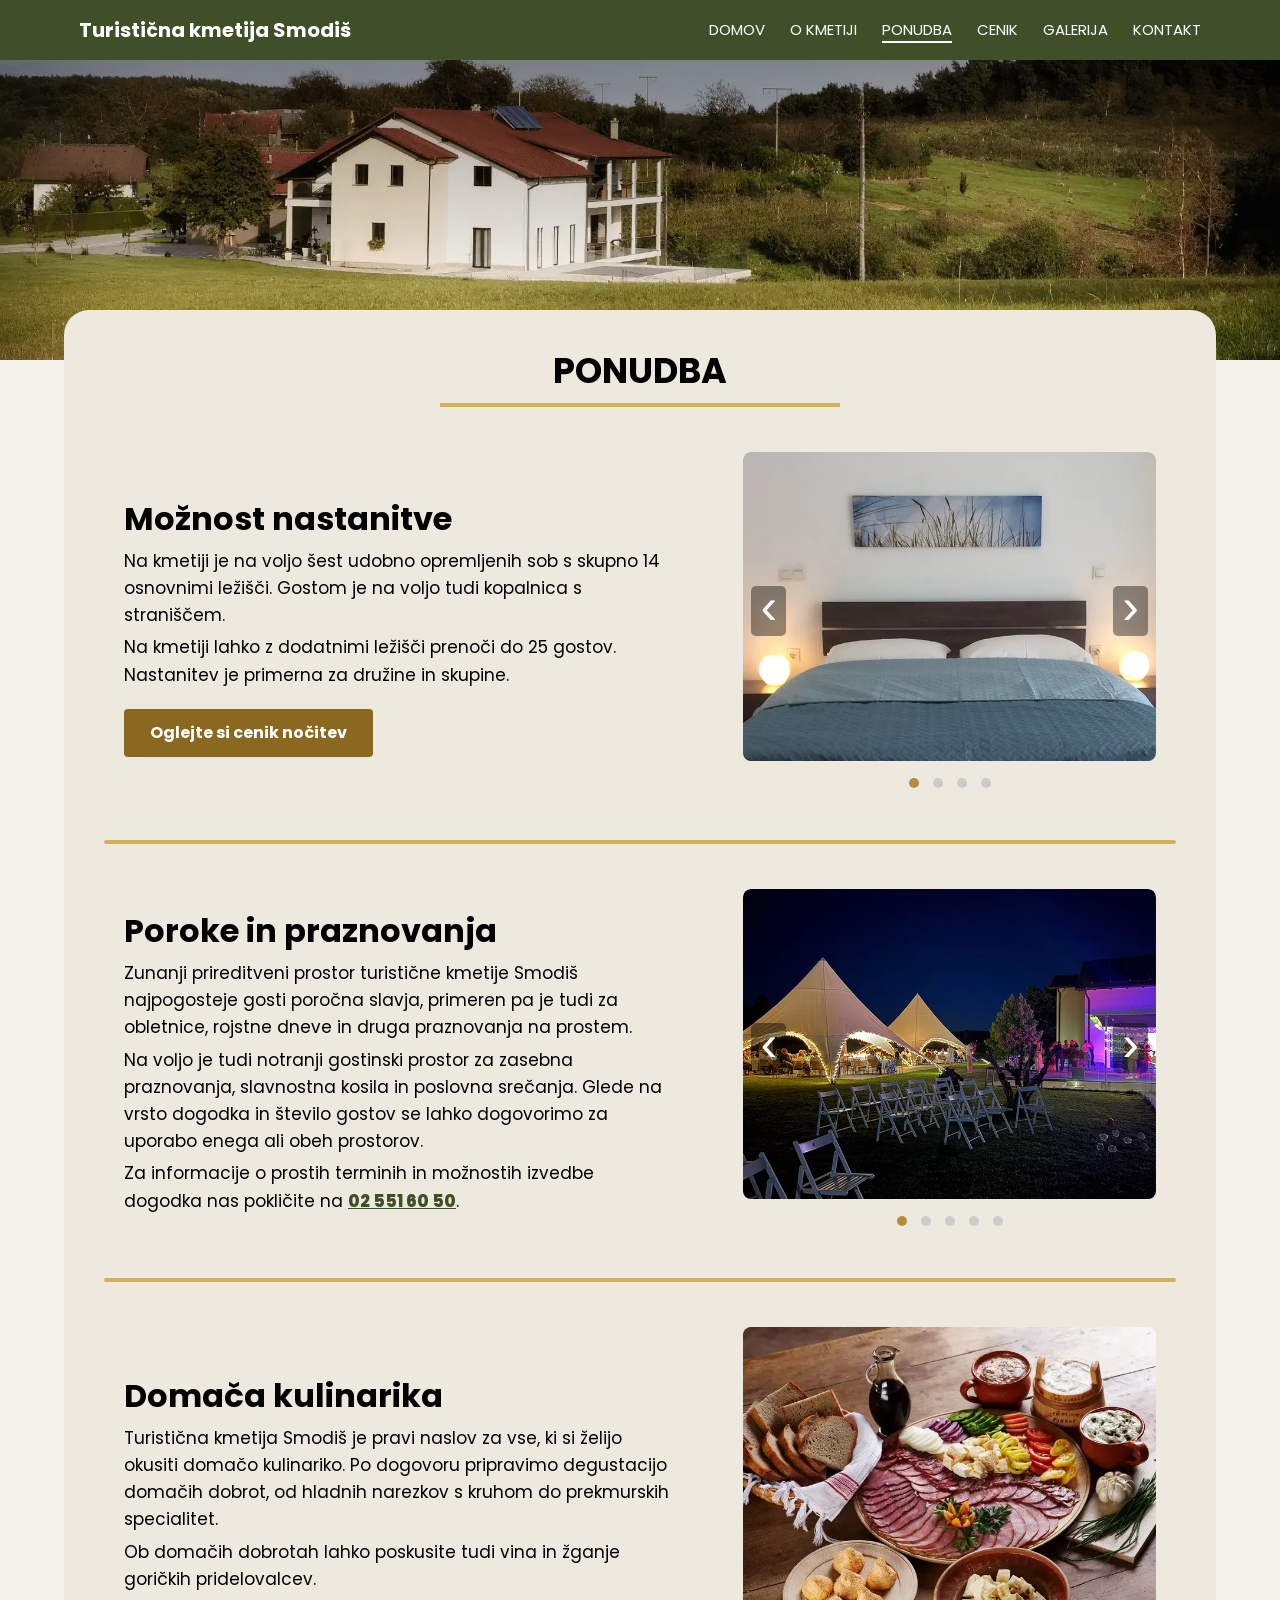
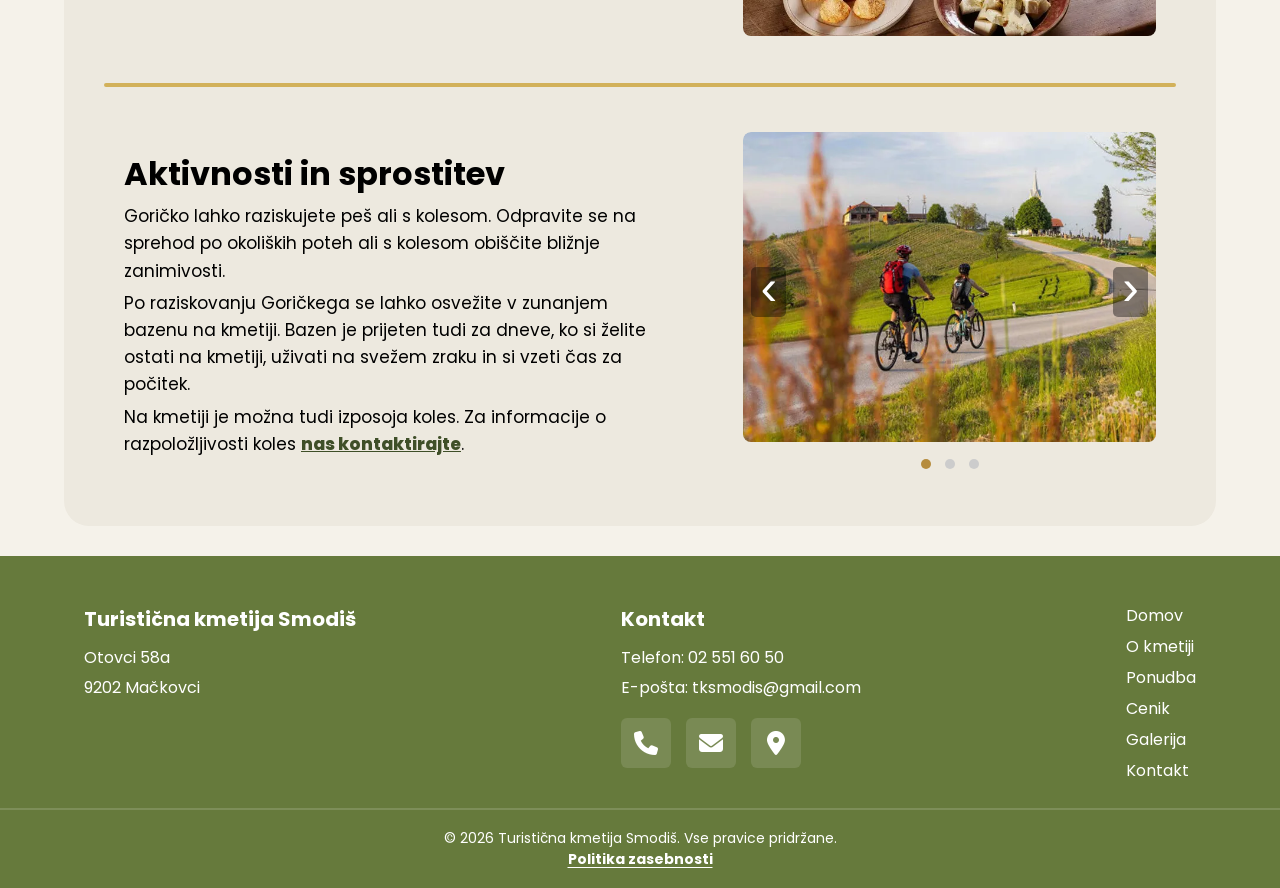
<file: ponudba.html>
<!doctype html>
<html lang="sl">
  <head>
    <meta charset="UTF-8" />
    <meta name="viewport" content="width=device-width, initial-scale=1.0" />
    <meta name="format-detection" content="telephone=no" />
    <title>Ponudba | Turistična kmetija Smodiš</title>
    <link rel="icon" type="image/jpeg" href="img/favicon.jpg" />
    <meta
      name="description"
      content="Oglejte si raznoliko ponudbo na Turistični kmetiji Smodiš."
    />
    <link
      rel="canonical"
      href="https://seboporedos.github.io/Diplomski-projekt/ponudba.html"
    />
    <meta property="og:type" content="website" />
    <meta property="og:title" content="Ponudba | Turistična kmetija Smodiš" />
    <meta
      property="og:description"
      content="Odkrijte nastanitve, domačo kulinariko ter možnosti za poroke, praznovanja in sprostitev."
    />
    <meta
      property="og:url"
      content="https://seboporedos.github.io/Diplomski-projekt/ponudba.html"
    />
    <meta
      property="og:image"
      content="https://seboporedos.github.io/Diplomski-projekt/img/logo.jpg"
    />

    <link rel="stylesheet" href="css/style.css" />
    <link rel="stylesheet" href="css/ponudba.css" />
    <link
      rel="stylesheet"
      href="https://cdnjs.cloudflare.com/ajax/libs/font-awesome/6.5.0/css/all.min.css"
    />

    <link rel="preconnect" href="https://fonts.googleapis.com" />
    <link rel="preconnect" href="https://fonts.gstatic.com" crossorigin />

    <link
      href="https://fonts.googleapis.com/css2?family=Poppins:wght@400;500;600;700&display=swap"
      rel="stylesheet"
    />

    <script defer src="js/main.js"></script>
    <script defer src="js/ponudba.js"></script>
  </head>

  <body>
    <button id="scrollTopBtn" type="button" aria-label="Na vrh">
      <i class="fas fa-chevron-up" aria-hidden="true"></i>
    </button>

    <header class="header">
      <div class="container header-content">
        <a href="index.html" class="logo">Turistična kmetija Smodiš</a>

        <button
          type="button"
          class="nav-toggle"
          aria-label="Glavni meni"
          aria-expanded="false"
          aria-controls="main-nav"
        >
          ☰
        </button>

        <nav class="main-nav" id="main-nav">
          <ul>
            <li><a href="index.html">Domov</a></li>
            <li><a href="o-kmetiji.html">O kmetiji</a></li>
            <li><a href="ponudba.html" class="active">Ponudba</a></li>
            <li><a href="cenik.html">Cenik</a></li>
            <li><a href="galerija.html">Galerija</a></li>
            <li><a href="kontakt.html">Kontakt</a></li>
          </ul>
        </nav>
      </div>
    </header>

    <div class="podstrani-hero">
      <img
        src="img/hero1200.webp"
        srcset="
          img/hero800.webp   800w,
          img/hero1200.webp 1200w,
          img/hero2000.webp 2000w
        "
        sizes="100vw"
        alt="Naslovna slika podstrani ponudba"
        fetchpriority="high"
      />
    </div>

    <main class="container page-content">
      <h1 class="page-title">Ponudba</h1>

      <!-- NASTANITEV -->
      <section id="nastanitev" class="ponudba-sekcija">
        <div class="ponudba-tekst">
          <h2>Možnost nastanitve</h2>
          <p>
            Na kmetiji je na voljo šest udobno opremljenih sob s skupno 14
            osnovnimi ležišči. Gostom je na voljo tudi kopalnica s straniščem.
          </p>

          <p>
            Na kmetiji lahko z dodatnimi ležišči prenoči do 25 gostov.
            Nastanitev je primerna za družine in skupine.
          </p>
          <div class="ponudba-gumb">
            <a href="cenik.html" class="btn-primary">
              Oglejte si cenik nočitev
            </a>
          </div>
        </div>
        <div class="ponudba-slika">
          <div
            class="carousel"
            role="group"
            aria-label="Fotografije nastanitev"
          >
            <div class="carousel-track">
              <img
                src="img/nastanitev-1.webp"
                srcset="
                  img/nastanitev-1-small.webp 400w,
                  img/nastanitev-1.webp       700w
                "
                sizes="(max-width: 767px) 70vw, 40vw"
                width="700"
                height="525"
                loading="lazy"
                alt="Primer ležišča v sobi za nastanitev na turistični kmetiji Smodiš"
              />

              <img
                data-src="img/nastanitev-2.webp"
                data-srcset="
                  img/nastanitev-2-small.webp 400w,
                  img/nastanitev-2.webp       700w
                "
                sizes="(max-width: 767px) 70vw, 40vw"
                width="700"
                height="525"
                loading="lazy"
                alt="Pogled iz sobe na turistični kmetiji Smodiš"
              />

              <img
                data-src="img/nastanitev-3.webp"
                data-srcset="
                  img/nastanitev-3-small.webp 400w,
                  img/nastanitev-3.webp       700w
                "
                sizes="(max-width: 767px) 70vw, 40vw"
                width="700"
                height="525"
                loading="lazy"
                alt="Primer ene izmed sob za nastanitev na turistični kmetiji Smodiš"
              />

              <img
                data-src="img/nastanitev-4.webp"
                data-srcset="
                  img/nastanitev-4-small.webp 400w,
                  img/nastanitev-4.webp       700w
                "
                sizes="(max-width: 767px) 70vw, 40vw"
                width="700"
                height="525"
                loading="lazy"
                alt="Primer enoposteljne sobe za nastanitev na turistični kmetiji Smodiš"
              />
            </div>
            <button class="carousel-btn prev" aria-label="Prejšnja">
              <span aria-hidden="true">‹</span>
            </button>

            <button class="carousel-btn next" aria-label="Naslednja">
              <span aria-hidden="true">›</span>
            </button>
            <div class="carousel-dots">
              <button
                type="button"
                class="dot active"
                aria-label="Prikaži sliko 1"
                aria-current="true"
              ></button>
              <button
                type="button"
                class="dot"
                aria-label="Prikaži sliko 2"
              ></button>
              <button
                type="button"
                class="dot"
                aria-label="Prikaži sliko 3"
              ></button>
              <button
                type="button"
                class="dot"
                aria-label="Prikaži sliko 4"
              ></button>
            </div>
          </div>
        </div>
      </section>

      <hr class="locilo" />

      <!-- POROKE IN PRAZNOVANJA -->
      <section id="poroke-in-praznovanja" class="ponudba-sekcija reverse">
        <div class="ponudba-tekst">
          <h2>Poroke in praznovanja</h2>
          <p>
            Zunanji prireditveni prostor turistične kmetije Smodiš najpogosteje
            gosti poročna slavja, primeren pa je tudi za obletnice, rojstne
            dneve in druga praznovanja na prostem.
          </p>

          <p>
            Na voljo je tudi notranji gostinski prostor za zasebna praznovanja,
            slavnostna kosila in poslovna srečanja. Glede na vrsto dogodka in
            število gostov se lahko dogovorimo za uporabo enega ali obeh
            prostorov.
          </p>

          <p>
            Za informacije o prostih terminih in možnostih izvedbe dogodka nas
            pokličite na
            <a href="tel:+38625516050" class="offer-contact-link"
              >02 551 60 50</a
            >.
          </p>
        </div>
        <div class="ponudba-slika">
          <div
            class="carousel"
            role="group"
            aria-label="Fotografije prostora za poroke in praznovanja"
          >
            <div class="carousel-track">
              <img
                src="img/praznovanja-1.webp"
                srcset="
                  img/praznovanja-1-small.webp 400w,
                  img/praznovanja-1.webp       700w
                "
                sizes="(max-width: 767px) 70vw, 40vw"
                width="700"
                height="525"
                loading="lazy"
                alt="Osvetljena šotora in prostor za slavje na prostem"
              />

              <img
                data-src="img/praznovanja-6.webp"
                data-srcset="
                  img/praznovanja-6-small.webp 400w,
                  img/praznovanja-6.webp       700w
                "
                sizes="(max-width: 767px) 70vw, 40vw"
                width="700"
                height="525"
                loading="lazy"
                alt="Osvetljen bazen in šotor ob večernem dogodku na zunanjem prostoru za praznovanja"
              />
              <img
                data-src="img/praznovanja-5.webp"
                data-srcset="
                  img/praznovanja-5-small.webp 400w,
                  img/praznovanja-5.webp       700w
                "
                sizes="(max-width: 767px) 70vw, 40vw"
                width="700"
                height="525"
                loading="lazy"
                alt="Pogrnjene mize pod belim šotorom na zunanjem prostoru za praznovanja"
              />
              <img
                data-src="img/praznovanja-3.webp"
                data-srcset="
                  img/praznovanja-3-small.webp 400w,
                  img/praznovanja-3.webp       700w
                "
                sizes="(max-width: 767px) 70vw, 40vw"
                width="700"
                height="525"
                loading="lazy"
                alt="Notranji prostor urejen za praznovanje"
              />
              <img
                data-src="img/praznovanja-7.webp"
                data-srcset="
                  img/praznovanja-7-small.webp 400w,
                  img/praznovanja-7.webp       700w
                "
                sizes="(max-width: 767px) 70vw, 40vw"
                width="700"
                height="525"
                loading="lazy"
                alt="Notranji prostor urejen za praznično praznovanje"
              />
            </div>
            <button
              type="button"
              class="carousel-btn prev"
              aria-label="Prejšnja slika"
            >
              <span aria-hidden="true">‹</span>
            </button>
            <button
              type="button"
              class="carousel-btn next"
              aria-label="Naslednja slika"
            >
              <span aria-hidden="true">›</span>
            </button>
            <div class="carousel-dots">
              <button
                type="button"
                class="dot active"
                aria-label="Prikaži sliko 1"
                aria-current="true"
              ></button>
              <button
                type="button"
                class="dot"
                aria-label="Prikaži sliko 2"
              ></button>
              <button
                type="button"
                class="dot"
                aria-label="Prikaži sliko 3"
              ></button>
              <button
                type="button"
                class="dot"
                aria-label="Prikaži sliko 4"
              ></button>
              <button
                type="button"
                class="dot"
                aria-label="Prikaži sliko 5"
              ></button>
            </div>
          </div>
        </div>
      </section>

      <hr class="locilo" />

      <!-- DOMAČA KULINARIKA -->
      <section id="kulinarika" class="ponudba-sekcija">
        <div class="ponudba-tekst">
          <h2>Domača kulinarika</h2>
          <p>
            Turistična kmetija Smodiš je pravi naslov za vse, ki si želijo
            okusiti domačo kulinariko. Po dogovoru pripravimo degustacijo
            domačih dobrot, od hladnih narezkov s kruhom do prekmurskih
            specialitet.
          </p>

          <p>
            Ob domačih dobrotah lahko poskusite tudi vina in žganje goričkih
            pridelovalcev.
          </p>
        </div>
        <div class="ponudba-slika">
          <img
            data-src="img/ponudba-1.webp"
            srcset="img/ponudba-1-small.webp 400w, img/ponudba-1.webp 700w"
            sizes="(max-width: 768px) 70vw, 40vw"
            loading="lazy"
            alt="Primer domače kulinarike na turistični kmetiji Smodiš"
          />
        </div>
      </section>

      <hr class="locilo" />

      <!-- AKTIVNOSTI -->
      <section id="aktivnosti" class="ponudba-sekcija reverse">
        <div class="ponudba-tekst">
          <h2>Aktivnosti in sprostitev</h2>
          <p>
            Goričko lahko raziskujete peš ali s kolesom. Odpravite se na sprehod
            po okoliških poteh ali s kolesom obiščite bližnje zanimivosti.
          </p>
          <p>
            Po raziskovanju Goričkega se lahko osvežite v zunanjem bazenu na
            kmetiji. Bazen je prijeten tudi za dneve, ko si želite ostati na
            kmetiji, uživati na svežem zraku in si vzeti čas za počitek.
          </p>
          <p>
            Na kmetiji je možna tudi izposoja koles. Za informacije o
            razpoložljivosti koles
            <a href="kontakt.html" class="offer-contact-link"
              >nas kontaktirajte</a
            >.
          </p>
        </div>
        <div class="ponudba-slika">
          <div
            class="carousel"
            role="group"
            aria-label="Fotografije aktivnosti in sprostitve"
          >
            <div class="carousel-track">
              <img
                src="img/ponudba-5.webp"
                srcset="img/ponudba-5-small.webp 400w, img/ponudba-5.webp 700w"
                sizes="(max-width: 767px) 70vw, 40vw"
                width="700"
                height="525"
                loading="lazy"
                alt="Kolesarja na podeželski cesti na Goričkem"
              />

              <img
                data-src="img/ponudba-4.webp"
                data-srcset="img/ponudba-4-small.webp 400w, img/ponudba-4.webp 700w"
                sizes="(max-width: 767px) 70vw, 40vw"
                width="700"
                height="525"
                loading="lazy"
                alt="Pogled na bazen in teraso na turistični kmetiji Smodiš"
              />

              <img
                data-src="img/ponudba-3.webp"
                data-srcset="img/ponudba-3-small.webp 400w, img/ponudba-3.webp 700w"
                sizes="(max-width: 767px) 70vw, 40vw"
                width="700"
                height="525"
                loading="lazy"
                alt="Pogled na bazen na turistični kmetiji Smodiš"
              />
            </div>

            <button
              type="button"
              class="carousel-btn prev"
              aria-label="Prejšnja slika"
            >
              <span aria-hidden="true">‹</span>
            </button>

            <button
              type="button"
              class="carousel-btn next"
              aria-label="Naslednja slika"
            >
              <span aria-hidden="true">›</span>
            </button>

            <div class="carousel-dots">
              <button
                type="button"
                class="dot active"
                aria-label="Prikaži sliko 1"
                aria-current="true"
              ></button>
              <button
                type="button"
                class="dot"
                aria-label="Prikaži sliko 2"
              ></button>
              <button
                type="button"
                class="dot"
                aria-label="Prikaži sliko 3"
              ></button>
            </div>
          </div>
        </div>
      </section>
    </main>

    <footer class="site-footer">
      <div class="container footer-content">
        <div class="footer-details">
          <!-- Naslov -->
          <div class="footer-column">
            <h3>Turistična kmetija Smodiš</h3>
            <p>Otovci 58a</p>
            <p>9202 Mačkovci</p>
          </div>

          <!-- Kontakt -->
          <div class="footer-column">
            <h3>Kontakt</h3>
            <p>Telefon: 02 551 60 50</p>
            <p>E-pošta: tksmodis@gmail.com</p>

            <div class="footer-icons">
              <a href="tel:+38625516050" aria-label="Pokličite nas">
                <i class="fas fa-phone" aria-hidden="true"></i>
              </a>

              <a
                href="mailto:tksmodis@gmail.com"
                aria-label="Pošljite nam e-pošto"
              >
                <i class="fas fa-envelope" aria-hidden="true"></i>
              </a>

              <a
                href="https://www.google.com/maps/search/?api=1&query=Turistična+kmetija+Smodiš+Otovci+58a+Mačkovci"
                target="_blank"
                rel="noopener noreferrer"
                aria-label="Prikažite lokacijo"
              >
                <i class="fas fa-location-dot" aria-hidden="true"></i>
              </a>
            </div>
          </div>

          <!-- Navigacija -->
          <nav
            class="footer-column footer-navigation"
            aria-label="Navigacija v nogi strani"
          >
            <ul>
              <li><a href="index.html">Domov</a></li>
              <li><a href="o-kmetiji.html">O kmetiji</a></li>
              <li><a href="ponudba.html">Ponudba</a></li>
              <li><a href="cenik.html">Cenik</a></li>
              <li><a href="galerija.html">Galerija</a></li>
              <li><a href="kontakt.html">Kontakt</a></li>
            </ul>
          </nav>
        </div>
      </div>

      <div class="footer-bottom">
        <p>&copy; 2026 Turistična kmetija Smodiš. Vse pravice pridržane.</p>
        <p>
          <a href="zasebnost.html" class="povezava-zasebnost">
            Politika zasebnosti
          </a>
        </p>
      </div>
    </footer>
  </body>
</html>
</file>
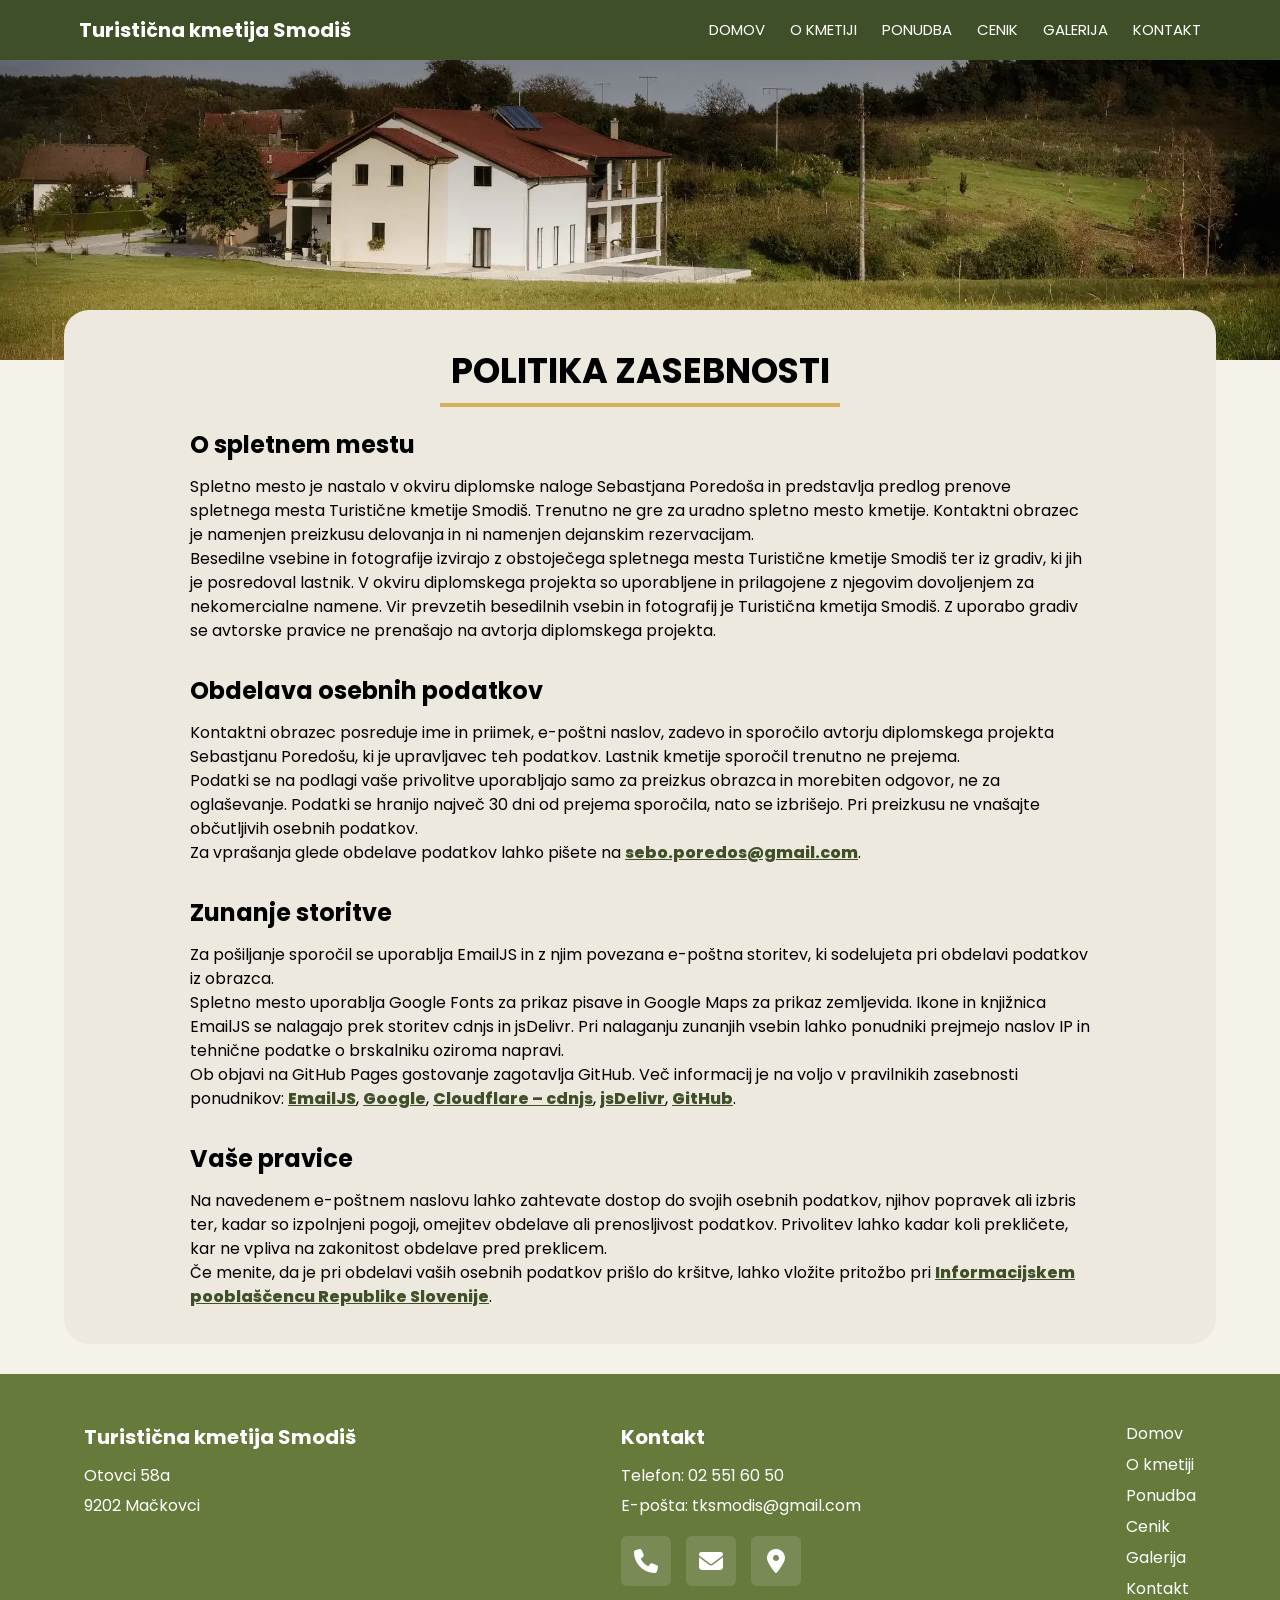
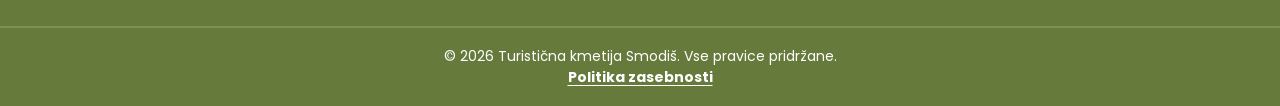
<file: zasebnost.html>
<!doctype html>
<html lang="sl">
  <head>
    <meta charset="UTF-8" />
    <meta name="viewport" content="width=device-width, initial-scale=1.0" />
    <meta name="format-detection" content="telephone=no" />

    <title>Politika zasebnosti | Turistična kmetija Smodiš</title>

    <link rel="icon" type="image/jpeg" href="img/favicon.jpg" />

    <meta
      name="description"
      content="Informacije o obdelavi osebnih podatkov in uporabi zunanjih storitev v okviru diplomskega projekta."
    />

    <link
      rel="canonical"
      href="https://seboporedos.github.io/Diplomski-projekt/zasebnost.html"
    />

    <link rel="stylesheet" href="css/style.css" />
    <link rel="stylesheet" href="css/zasebnost.css" />

    <link
      rel="stylesheet"
      href="https://cdnjs.cloudflare.com/ajax/libs/font-awesome/6.5.0/css/all.min.css"
    />

    <link rel="preconnect" href="https://fonts.googleapis.com" />
    <link rel="preconnect" href="https://fonts.gstatic.com" crossorigin />
    <link
      href="https://fonts.googleapis.com/css2?family=Poppins:wght@400;500;600;700&display=swap"
      rel="stylesheet"
    />

    <script defer src="js/main.js"></script>
  </head>

  <body>
    <button id="scrollTopBtn" type="button" aria-label="Na vrh">
      <i class="fas fa-chevron-up" aria-hidden="true"></i>
    </button>

    <header class="header">
      <div class="container header-content">
        <a href="index.html" class="logo">Turistična kmetija Smodiš</a>

        <button
          type="button"
          class="nav-toggle"
          aria-label="Glavni meni"
          aria-expanded="false"
          aria-controls="main-nav"
        >
          ☰
        </button>

        <nav class="main-nav" id="main-nav">
          <ul>
            <li><a href="index.html">Domov</a></li>
            <li><a href="o-kmetiji.html">O kmetiji</a></li>
            <li><a href="ponudba.html">Ponudba</a></li>
            <li><a href="cenik.html">Cenik</a></li>
            <li><a href="galerija.html">Galerija</a></li>
            <li><a href="kontakt.html">Kontakt</a></li>
          </ul>
        </nav>
      </div>
    </header>

    <div class="podstrani-hero">
      <img
        src="img/hero1200.webp"
        srcset="
          img/hero800.webp   800w,
          img/hero1200.webp 1200w,
          img/hero2000.webp 2000w
        "
        sizes="100vw"
        alt="Naslovna slika podstrani kontakt"
        fetchpriority="high"
      />
    </div>

    <main class="container page-content zasebnost">
      <h1 class="page-title">Politika zasebnosti</h1>

      <section>
        <h2>O spletnem mestu</h2>
        <p>
          Spletno mesto je nastalo v okviru diplomske naloge Sebastjana Poredoša
          in predstavlja predlog prenove spletnega mesta Turistične kmetije
          Smodiš. Trenutno ne gre za uradno spletno mesto kmetije. Kontaktni
          obrazec je namenjen preizkusu delovanja in ni namenjen dejanskim
          rezervacijam.
        </p>
        <p>
          Besedilne vsebine in fotografije izvirajo z obstoječega spletnega
          mesta Turistične kmetije Smodiš ter iz gradiv, ki jih je posredoval
          lastnik. V okviru diplomskega projekta so uporabljene in prilagojene z
          njegovim dovoljenjem za nekomercialne namene. Vir prevzetih besedilnih
          vsebin in fotografij je Turistična kmetija Smodiš. Z uporabo gradiv se
          avtorske pravice ne prenašajo na avtorja diplomskega projekta.
        </p>
      </section>

      <section>
        <h2>Obdelava osebnih podatkov</h2>
        <p>
          Kontaktni obrazec posreduje ime in priimek, e-poštni naslov, zadevo in
          sporočilo avtorju diplomskega projekta Sebastjanu Poredošu, ki je
          upravljavec teh podatkov. Lastnik kmetije sporočil trenutno ne
          prejema.
        </p>
        <p>
          Podatki se na podlagi vaše privolitve uporabljajo samo za preizkus
          obrazca in morebiten odgovor, ne za oglaševanje. Podatki se hranijo
          največ 30 dni od prejema sporočila, nato se izbrišejo. Pri preizkusu
          ne vnašajte občutljivih osebnih podatkov.
        </p>
        <p>
          Za vprašanja glede obdelave podatkov lahko pišete na
          <a href="mailto:sebo.poredos@gmail.com">sebo.poredos@gmail.com</a>.
        </p>
      </section>

      <section>
        <h2>Zunanje storitve</h2>
        <p>
          Za pošiljanje sporočil se uporablja EmailJS in z njim povezana
          e-poštna storitev, ki sodelujeta pri obdelavi podatkov iz obrazca.
        </p>

        <p>
          Spletno mesto uporablja Google Fonts za prikaz pisave in Google Maps
          za prikaz zemljevida. Ikone in knjižnica EmailJS se nalagajo prek
          storitev cdnjs in jsDelivr. Pri nalaganju zunanjih vsebin lahko
          ponudniki prejmejo naslov IP in tehnične podatke o brskalniku oziroma
          napravi.
        </p>

        <p>
          Ob objavi na GitHub Pages gostovanje zagotavlja GitHub. Več informacij
          je na voljo v pravilnikih zasebnosti ponudnikov:
          <a href="https://www.emailjs.com/legal/privacy-policy/">EmailJS</a>,
          <a href="https://policies.google.com/privacy">Google</a>,
          <a href="https://www.cloudflare.com/privacypolicy/"
            >Cloudflare – cdnjs</a
          >,
          <a href="https://www.jsdelivr.com/terms/privacy-policy">jsDelivr</a>,
          <a
            href="https://docs.github.com/en/site-policy/privacy-policies/github-general-privacy-statement"
            >GitHub</a
          >.
        </p>
      </section>

      <section>
        <h2>Vaše pravice</h2>
        <p>
          Na navedenem e-poštnem naslovu lahko zahtevate dostop do svojih
          osebnih podatkov, njihov popravek ali izbris ter, kadar so izpolnjeni
          pogoji, omejitev obdelave ali prenosljivost podatkov. Privolitev lahko
          kadar koli prekličete, kar ne vpliva na zakonitost obdelave pred
          preklicem.
        </p>
        <p>
          Če menite, da je pri obdelavi vaših osebnih podatkov prišlo do
          kršitve, lahko vložite pritožbo pri
          <a href="https://www.ip-rs.si/">
            Informacijskem pooblaščencu Republike Slovenije</a
          >.
        </p>
      </section>
    </main>

    <footer class="site-footer">
      <div class="container footer-content">
        <div class="footer-details">
          <!-- Naslov -->
          <div class="footer-column">
            <h3>Turistična kmetija Smodiš</h3>
            <p>Otovci 58a</p>
            <p>9202 Mačkovci</p>
          </div>

          <!-- Kontakt -->
          <div class="footer-column">
            <h3>Kontakt</h3>
            <p>Telefon: 02 551 60 50</p>
            <p>E-pošta: tksmodis@gmail.com</p>

            <div class="footer-icons">
              <a href="tel:+38625516050" aria-label="Pokličite nas">
                <i class="fas fa-phone" aria-hidden="true"></i>
              </a>

              <a
                href="mailto:tksmodis@gmail.com"
                aria-label="Pošljite nam e-pošto"
              >
                <i class="fas fa-envelope" aria-hidden="true"></i>
              </a>

              <a
                href="https://www.google.com/maps/search/?api=1&query=Turistična+kmetija+Smodiš+Otovci+58a+Mačkovci"
                target="_blank"
                rel="noopener noreferrer"
                aria-label="Prikažite lokacijo"
              >
                <i class="fas fa-location-dot" aria-hidden="true"></i>
              </a>
            </div>
          </div>

          <!-- Navigacija -->
          <nav
            class="footer-column footer-navigation"
            aria-label="Navigacija v nogi strani"
          >
            <ul>
              <li><a href="index.html">Domov</a></li>
              <li><a href="o-kmetiji.html">O kmetiji</a></li>
              <li><a href="ponudba.html">Ponudba</a></li>
              <li><a href="cenik.html">Cenik</a></li>
              <li><a href="galerija.html">Galerija</a></li>
              <li><a href="kontakt.html">Kontakt</a></li>
            </ul>
          </nav>
        </div>
      </div>

      <div class="footer-bottom">
        <p>&copy; 2026 Turistična kmetija Smodiš. Vse pravice pridržane.</p>
        <p>
          <a href="zasebnost.html" class="povezava-zasebnost">
            Politika zasebnosti
          </a>
        </p>
      </div>
    </footer>
  </body>
</html>
</file>
<file: css/style.css>
:root {
  /* Ozadja */
  --ozadje-strani: #f5f2ea;
  --ozadje-vsebine: #ede9df;
  --ozadje-kartic: #f8f2e2;

  /* Rjavi odtenki */
  --rjava-svetla: #8a681f;
  --rjava: #7d5c16;
  --rjava-temna: #755617;

  /* Zlati odtenki */
  --zlata-svetla: #d2b15a;
  --zlata: #c9a227;
  --zlata-temna: #b68c3d;

  /* Zeleni odtenki */
  --zelena-svetla: #667a3c;
  --zelena-temna: #3f4f28;

  /* Osnovne barve */
  --bela: #fff;
  --crna: #000;
  --siva: #ccc;
}

* {
  box-sizing: border-box;
  margin: 0;
  padding: 0;
}

html {
  scroll-behavior: smooth;
}

body {
  font-family: "Poppins", sans-serif;
  background: var(--ozadje-strani);
  color: var(--crna);
  line-height: 1.5;
  font-weight: 400;
}

/* CONTAINER */
.container {
  width: 90%;
  max-width: 1200px;
  padding: 0 15px;
  margin: 0 auto;
}

.page-content {
  position: relative;
  background: var(--ozadje-vsebine);
  padding: 5px 25px;
  margin-top: -50px;
  border-radius: 25px;
}

.locilo {
  border: none;
  height: 4px;
  background: var(--zlata-svetla);
  width: 100%;
  margin: 0 auto 25px;
  border-radius: 5px;
}

.page-title {
  text-align: center;
  text-transform: uppercase;
  font-size: 35px;
  margin: 30px auto 20px;
  border-bottom: 4px solid var(--zlata-svetla);
  padding-bottom: 5px;
  max-width: 400px;
}

.btn-primary {
  display: inline-flex;
  min-height: 48px;
  align-items: center;
  justify-content: center;
  padding: 12px 24px;
  border: 2px solid var(--rjava-svetla);
  border-radius: 4px;
  background: var(--rjava-svetla);
  color: var(--bela);
  font-family: inherit;
  font-size: 16px;
  font-weight: bold;
  line-height: 1.2;
  text-align: center;
  text-decoration: none;
  cursor: pointer;
  transition:
    background-color 0.3s ease,
    border-color 0.3s ease;
}

.btn-primary:hover {
  border-color: var(--rjava-temna);
  background: var(--rjava-temna);
}

.btn-primary:focus-visible {
  outline: 3px solid var(--zelena-temna);
  outline-offset: 3px;
}

.offer-contact-link {
  font-weight: 800;
  color: var(--zelena-temna);
  text-decoration: underline;
}

/* HEADER */
.header {
  background: var(--zelena-temna);
  color: var(--bela);
  padding: 15px 0;
  position: sticky;
  top: 0;
  z-index: 100;
}

.header-content {
  display: flex;
  align-items: center;
  gap: 20px;
}

/* LOGO */
.logo {
  font-weight: bold;
  font-size: 20px;
  text-decoration: none;
  color: var(--bela);
}

/* NAVIGATION (mobile-first) */

/* hamburger */
.nav-toggle {
  background: none;
  border: none;
  font-size: 25px;
  color: var(--bela);
  margin-left: auto;
}

/* meni skrit */
.main-nav {
  position: absolute;
  top: 100%;
  left: 0;
  width: 100%;

  background: var(--zelena-temna);
  text-align: center;

  max-height: 0;
  overflow: hidden;
  visibility: hidden;

  transition: max-height 0.5s ease;
}

.main-nav.open {
  max-height: 500px;
  visibility: visible;
}

.main-nav ul {
  display: flex;
  flex-direction: column;
  list-style: none;
}

.main-nav li {
  border-top: 2px solid rgba(255, 255, 255, 0.08);
}

.main-nav a {
  display: block;
  padding: 18px 15px;
  text-decoration: none;
  text-transform: uppercase;
  color: var(--bela);
  transition: color 0.3s ease;
}

/* NASLOVNA SLIKA ZAČETNA STRAN */
.hero {
  position: relative;
  min-height: 95vh;
  display: flex;
  align-items: flex-start;
  padding-top: 100px;
  overflow: hidden;
  color: var(--bela);
}

.hero-bg-img {
  position: absolute;
  top: 0;
  left: 0;
  width: 100%;
  height: 100%;
  object-fit: cover;
  object-position: 30% center;
}

.hero-content {
  position: relative;
  z-index: 1;
  text-align: center;
  width: 100%;
}

.hero::after {
  content: "";
  position: absolute;
  inset: 0;
  background: linear-gradient(
    to bottom,
    rgba(0, 0, 0, 0.55) 0%,
    rgba(0, 0, 0, 0.35) 35%,
    rgba(0, 0, 0, 0.1) 70%,
    rgba(0, 0, 0, 0) 100%
  );
}

.hero h1 {
  font-size: 35px;
  letter-spacing: 0.5px;
}

.hero p {
  font-size: 20px;
  margin-top: 10px;
}

/* NASLOVNA SLIKA PODSTRANI */
.podstrani-hero {
  height: 300px;
  position: relative;
  overflow: hidden;
}

.podstrani-hero img {
  width: 100%;
  height: 100%;
  object-fit: cover;
  object-position: center 70%;
  transform: scale(1.4);
}

.podstrani-hero::after {
  content: "";
  position: absolute;
  inset: 0;
  background: linear-gradient(
    to bottom,
    rgba(0, 0, 0, 0.4) 0%,
    rgba(0, 0, 0, 0.2) 35%,
    rgba(0, 0, 0, 0.05) 70%,
    rgba(0, 0, 0, 0) 100%
  );
}

.scroll-down {
  min-width: 110px;
  min-height: 55px;
  position: absolute;
  bottom: 75px;
  left: 50%;
  z-index: 2;

  display: flex;
  flex-direction: column;
  align-items: center;
  gap: 3px;

  padding: 8px 15px;
  color: var(--bela);
  text-decoration: none;
  text-shadow:
    0 1px 3px var(--crna),
    0 0 7px rgba(0, 0, 0, 0.9);

  transform: translateX(-50%);
  transition: color 0.3s ease;
}

.scroll-down-text {
  font-size: 12px;
  font-weight: bold;
  letter-spacing: 0.8px;
}

.scroll-down i {
  font-size: 31px;
  animation: premik-puscice 1.6s ease-in-out infinite;
}

@keyframes premik-puscice {
  0%,
  100% {
    transform: translateY(0);
  }

  50% {
    transform: translateY(7px);
  }
}

.scroll-down:hover {
  color: var(--bela);
}

.scroll-down:focus-visible {
  outline: 2px solid rgba(255, 255, 255, 0.9);
  outline-offset: 3px;
  border-radius: 4px;
}

/* DOMAČA STRAN */
.home-content {
  z-index: 2;
  margin-top: -50px;
  padding: 30px 25px 45px;
  scroll-margin-top: 85px;
}

.home-about {
  padding-top: 10px;
  margin-bottom: 35px;
}

.home-about-text {
  max-width: 850px;
  margin: 0 auto;
  text-align: center;
}

.home-about-text h2 {
  margin-bottom: 15px;
  font-size: 30px;
}

.home-about-text p {
  margin-bottom: 15px;
}

.home-features-grid {
  display: grid;
  grid-template-columns: 1fr 1fr;
  gap: 30px 15px;
  margin-top: 40px;
  padding-top: 35px;
  border-top: 1px solid rgba(180, 142, 31, 0.35);
}

.home-feature {
  display: flex;
  flex-direction: column;
  align-items: center;
  text-align: center;
}

.home-feature i {
  margin-bottom: 12px;
  color: var(--zelena-temna);
  font-size: 35px;
}

.home-feature strong {
  margin-bottom: 4px;
  font-size: 17px;
}

.home-feature span {
  font-size: 14px;
}

/* DOMAČA STRAN – PONUDBA */
.home-offer-title {
  margin-bottom: 20px;
  font-size: 30px;
  text-align: center;
}

.home-offer-grid {
  display: grid;
  grid-template-columns: 1fr;
  gap: 25px;
  margin-bottom: 35px;
}

.home-offer-link {
  position: relative;
  height: 240px;
  overflow: hidden;
  border-radius: 8px;
  color: var(--bela);
  text-decoration: none;
}

.home-offer-link img {
  width: 100%;
  height: 100%;
  object-fit: cover;
  transition: transform 0.4s ease;
}

.home-offer-link span {
  position: absolute;
  right: 0;
  bottom: 0;
  left: 0;
  z-index: 1;
  padding: 12px;
  background: rgba(0, 0, 0, 0.5);
  color: var(--bela);
  font-size: 22px;
  font-weight: bold;
  text-align: center;
  text-transform: uppercase;
  letter-spacing: 1px;
  transition: background-color 0.3s ease;
}

.home-offer-link:hover span,
.home-offer-link:focus-visible span {
  background: rgba(0, 0, 0, 0.7);
}

.home-offer-link:hover img {
  transform: scale(1.05);
}

.home-offer-link:focus-visible {
  outline: 3px solid var(--zlata-temna);
  outline-offset: 4px;
}

/* DOMAČA STRAN – KONTAKT */
.home-contact {
  max-width: 700px;
  margin: 0 auto;
  text-align: center;
}

.home-contact h2 {
  margin-bottom: 12px;
  font-size: 30px;
}

.home-contact p {
  margin-bottom: 20px;
}

/* FOOTER */
.site-footer {
  background: var(--zelena-svetla);
  color: var(--bela);
  margin-top: 30px;
}

.footer-content {
  text-align: left;
  padding: 18px 20px;
}

.footer-content h2 {
  font-size: 30px;
  margin-bottom: 10px;
}

.footer-details {
  display: grid;
  grid-template-columns: 1fr;
  gap: 50px;
  padding-top: 30px;
}

.footer-column h3 {
  margin-bottom: 12px;
  font-size: 20px;
}

.footer-column p {
  margin: 6px 0;
}

.footer-icons {
  display: flex;
  justify-content: flex-start;
  gap: 15px;
  margin-top: 18px;
}

.footer-icons a {
  display: flex;
  width: 50px;
  height: 50px;
  align-items: center;
  justify-content: center;
  border-radius: 6px;
  background: rgba(255, 255, 255, 0.12);
  color: var(--bela);
  font-size: 24px;
  text-decoration: none;
  transition: background 0.3s ease;
}

.footer-icons a:hover {
  background: var(--zlata);
}

.footer-navigation ul {
  list-style: none;
}

.footer-navigation li {
  margin-bottom: 7px;
}

.footer-navigation a {
  color: var(--bela);
  text-decoration: none;
}

.footer-navigation a:hover {
  text-decoration: underline;
  text-underline-offset: 3px;
}

.footer-bottom {
  text-align: center;
  padding: 18px;
  border-top: 2px solid rgba(255, 255, 255, 0.15);
  font-size: 14px;
}

.footer-bottom .povezava-zasebnost {
  color: var(--bela);
  font-weight: 700;
  text-decoration: underline;
  text-underline-offset: 3px;
}

#scrollTopBtn {
  position: fixed;
  bottom: 65px;
  right: 20px;

  background: var(--rjava-temna);
  color: var(--bela) !important;
  border: none;
  border-radius: 50%;

  width: 50px;
  height: 50px;

  font-size: 30px;
  cursor: pointer;

  opacity: 0;
  pointer-events: none;

  transition: opacity 0.5s ease;
  z-index: 10;
}

#scrollTopBtn.show {
  opacity: 1;
  pointer-events: auto;
}

#scrollTopBtn:hover {
  background: var(--rjava-svetla);
}

#scrollTopBtn i {
  font-size: 30px;
}

/* TABLET */
@media (min-width: 500px) and (max-width: 767px) {
  .home-offer-grid {
    width: 100%;
    max-width: 420px;
    margin-right: auto;
    margin-left: auto;
  }
}

@media (min-width: 768px) {
  .hero {
    padding-top: 120px;
  }

  .hero h1 {
    font-size: 45px;
  }

  .hero p {
    font-size: 30px;
  }

  .podstrani-hero img {
    object-position: center 65%;
    transform: none;
  }

  .scroll-down-text {
    font-size: 16px;
  }

  .scroll-down i {
    font-size: 45px;
  }

  .home-content {
    padding: 35px 65px 55px;
  }

  .home-about-text h2 {
    font-size: 35px;
  }

  .home-features-grid {
    grid-template-columns: repeat(3, 1fr);
    gap: 40px 25px;
  }

  .home-offer-title {
    font-size: 35px;
  }

  .home-offer-grid {
    grid-template-columns: repeat(2, 1fr);
  }

  .home-contact h2 {
    font-size: 35px;
  }
}

/* DESKTOP */
@media (min-width: 1024px) {
  .nav-toggle {
    display: none;
  }

  .header-content {
    justify-content: space-between;
  }

  .main-nav {
    position: static;
    width: auto;
    max-height: none;
    margin-left: auto;
    overflow: visible;
    visibility: visible;
  }

  .main-nav ul {
    flex-direction: row;
    gap: 25px;
  }

  .main-nav li {
    border-top: none;
  }

  .main-nav a {
    padding: 0;
    font-size: 15px;
  }

  .main-nav a:hover,
  .main-nav a.active {
    color: var(--bela);
    text-decoration: underline;
    text-decoration-thickness: 1.5px;
    text-underline-offset: 6px;
  }

  .hero {
    padding-top: 95px;
  }

  .hero h1 {
    font-size: 52px;
  }

  .hero p {
    font-size: 25px;
  }

  .home-content {
    padding: 35px 65px 55px;
  }

  .home-about {
    padding-top: 20px;
  }

  .home-about-text p {
    font-size: 17px;
  }

  .home-features-grid {
    margin-top: 50px;
    padding-top: 40px;
  }

  .home-offer-link {
    height: 300px;
  }
  .footer-details {
    grid-template-columns: auto auto auto;
    justify-content: space-between;
    column-gap: 60px;
  }
}

/* DESKTOP LARGE */
@media (min-width: 1280px) {
  .page-content {
    padding-right: 40px;
    padding-left: 40px;
  }

  .home-content {
    padding-right: 70px;
    padding-left: 70px;
  }

  .hero h1 {
    font-size: 56px;
  }

  .hero p {
    font-size: 27px;
  }

  .home-offer-title,
  .home-about-text h2,
  .home-contact h2 {
    font-size: 37px;
  }
}
</file>
<file: css/cenik.css>
/* ===========================
   CENIK
=========================== */

.cenik-grid {
  display: grid;
  grid-template-columns: 1fr;
  gap: 20px;
  width: 100%;
  max-width: 240px;
  margin: 35px auto;
}

.cenik-kartica {
  display: flex;
  min-height: 270px;
  flex-direction: column;
  padding: 25px 20px;
  border: 2px solid var(--zlata-svetla);
  border-top-width: 6px;
  border-radius: 8px;
  background: var(--ozadje-kartic);
  text-align: center;
}

.cenik-kartica h2 {
  display: flex;
  min-height: 60px;
  align-items: center;
  justify-content: center;
  margin: 0 0 18px;
  padding-bottom: 15px;
  border-bottom: 2px solid rgba(125, 92, 22, 0.35);
  font-size: 23px;
}

.cenik-kartica:nth-child(2) h2 {
  font-size: 20px;
  white-space: nowrap;
}

.cenik-opis {
  margin: 0;
  font-size: 15px;
  line-height: 1.4;
}

.cenik-cena {
  margin-top: auto;
  margin-bottom: 0;
}

.cenik-cena strong {
  display: block;
  margin-bottom: 5px;
  color: var(--rjava);
  font-size: 36px;
}

.cenik-cena span {
  font-size: 16px;
}

.price-note {
  max-width: 600px;
  margin: 35px auto;
  text-align: center;
  font-weight: 500;
}

.price-note .btn-primary {
  margin-top: 18px;
}

.popusti {
  max-width: 500px;
  margin: 30px auto;
  text-align: center;
}

.popusti-naslov {
  font-size: 30px;
  margin-bottom: 12px;
}

.popusti p {
  margin-bottom: 8px;
}

@media (min-width: 768px) {
  .cenik-grid {
    grid-template-columns: repeat(3, minmax(0, 1fr));
    max-width: 700px;
    gap: 25px;
  }

  .cenik-kartica {
    padding: 20px 10px;
  }
}

@media (min-width: 1024px) {
  .cenik-grid {
    gap: 30px;
  }
}
</file>
<file: css/galerija.css>
/* ===========================
   GALERIJA - mobile first
=========================== */

.galerija-grid {
  display: grid;
  grid-template-columns: 1fr 1fr;
  gap: 5px;
  margin-bottom: 30px;
}

.galerija-grid img {
  width: 100%;
  height: auto;
  border-radius: 5px;
  cursor: pointer;
  transition: opacity 0.3s;
}

.galerija-grid img:hover {
  opacity: 0.85;
}

.lightbox {
  display: none;
  position: fixed;
  inset: 0;
  background: rgba(0, 0, 0, 0.85);
  z-index: 1000;
  align-items: center;
  justify-content: center;
}

.lightbox.active {
  display: flex;
}

.lightbox-close {
  position: absolute;
  top: 20px;
  right: 30px;
  background: none;
  border: none;
  color: var(--bela);
  font-size: 30px;
  cursor: pointer;
}

.lightbox-wrapper {
  position: relative;
}

.lightbox-wrapper img {
  max-width: 85vw;
  max-height: 85vh;
  border-radius: 5px;
}

.lightbox-btn {
  position: absolute;
  top: 50%;
  transform: translateY(-50%);
  background: none;
  border: none;
  text-shadow: 0 0 10px var(--crna);
  color: var(--bela);
  font-size: 60px;
  cursor: pointer;
  padding: 10px;
}

.lightbox-btn.prev {
  left: 5px;
}
.lightbox-btn.next {
  right: 5px;
}

/* Filter galerije */
.galerija-filter {
  margin-bottom: 25px;
}

.galerija-filter label {
  display: block;
  margin-bottom: 4px;
  font-size: 14px;
  font-weight: 300;
}

#filterGalerija {
  width: 100%;
  max-width: 210px;
  min-height: 30px;
  padding: 10px 10px;
  border: 2px solid var(--zlata-temna);
  border-radius: 4px;
  background: var(--ozadje-kartic);
  font-size: 15px;
  font-weight: 500;
  cursor: pointer;
}

#filterGalerija:focus,
#filterGalerija:focus-visible {
  border-color: var(--zlata-temna);
  outline: 2px solid var(--zelena-temna);
  outline-offset: 2px;
}

.galerija-grid img:focus-visible {
  outline: 3px solid var(--zlata-temna);
  outline-offset: 1px;
}

@media (min-width: 1024px) {
  .galerija-grid {
    grid-template-columns: 1fr 1fr 1fr;
  }
}
</file>
<file: css/o-kmetiji.css>
/* ===========================
   O KMETIJI - mobile first
=========================== */

.vsebina {
  margin-bottom: 30px;
}

.opis {
  padding: 20px;
  max-width: 750px;
  margin: 0 auto 0px;
}

.opis h2 {
  font-size: 28px;
  margin-bottom: 15px;
}

.opis p {
  margin-bottom: 5px;
}

/* Carousel */
.carousel {
  position: relative;
  max-width: 500px;
  margin: 0 auto 20px;
  overflow: visible;
  border-radius: 8px;
}

.carousel-link:focus-visible {
  outline: 3px solid var(--zlata-temna);
  outline-offset: 1px;
}

.carousel-link {
  display: block;
  position: relative;
}

.btn-primary.slider-toggle {
  display: grid;
  place-items: center;
  width: 100px;
  margin: 8px auto 4px;
  padding: 0;
  font-size: 15px;
}

.slider-image {
  width: 100%;
  height: auto;
  display: none;
  border-radius: 8px;
}

.slider-image.active {
  display: block;
}

.carousel-overlay {
  position: absolute;
  bottom: 0;
  left: 0;
  right: 0;
  background: rgba(0, 0, 0, 0.5);
  color: var(--bela);
  text-align: center;
  padding: 12px;
  font-size: 16px;
  font-weight: bold;
}

.carousel-overlay {
  transition: background-color 0.3s ease;
}

.carousel-link:hover .carousel-overlay {
  background-color: rgba(0, 0, 0, 0.7);
}

/* AKTIVNOSTI */
.aktivnosti-vsebina {
  display: flex;
  flex-direction: column;
  gap: 40px;
  margin: 40px 0px;
}

.aktivnosti-opis h2 {
  margin-bottom: 15px;
  font-size: 28px;
}

.aktivnosti-opis p {
  margin: 0;
}

.aktivnosti-grid {
  display: grid;
  grid-template-columns: 1fr 1fr;
  gap: 35px 20px;
}

.aktivnost {
  display: flex;
  flex-direction: column;
  align-items: center;
  gap: 10px;
  font-weight: bold;
  text-align: center;
}

.aktivnost i {
  color: var(--zelena-temna);
  font-size: 35px;
}

/* Tablet */
@media (min-width: 500px) and (max-width: 767px) {
  .carousel {
    width: 100%;
    max-width: 420px;
    margin-right: auto;
    margin-left: auto;
  }
}

@media (min-width: 768px) {
  .opis {
    padding: 30px 40px;
  }

  .opis h2 {
    font-size: 30px;
  }

  .aktivnosti-vsebina {
    flex-direction: row;
    align-items: center;
    gap: 40px;
    padding-right: 50px;
    padding-left: 50px;
  }

  .aktivnosti-opis,
  .aktivnosti-grid {
    width: 50%;
  }
}

/* Desktop */
@media (min-width: 1024px) {
  .vsebina {
    display: flex;
    align-items: center;
    gap: 40px;
  }

  .opis {
    flex: 1;
    margin-bottom: 0;
  }

  .carousel {
    flex: 0 0 45%;
    margin: 0;
  }
}

/* large Desktop */
@media (min-width: 1280px) {
  .vsebina {
    gap: 40px;
  }

  .opis p,
  .aktivnosti-opis p {
    font-size: 17px;
    line-height: 1.6;
  }

  .opis h2,
  .aktivnosti-opis h2 {
    font-size: 32px;
  }
}
</file>
<file: css/ponudba.css>
/* ===========================
   PONUDBA - mobile first
=========================== */

.ponudba-sekcija {
  display: flex;
  flex-direction: column;
  gap: 20px;
  margin-bottom: 20px;
  padding: 20px;
  padding-bottom: 20px;
  scroll-margin-top: 100px;
}

.ponudba-sekcija:last-of-type {
  border-bottom: none;
}

.ponudba-slika img {
  width: 100%;
  height: auto;
  border-radius: 8px;
}

.ponudba-tekst h2 {
  font-size: 30px;
  margin-bottom: 5px;
}

.ponudba-tekst p {
  margin-bottom: 5px;
}

.ponudba-gumb {
  margin-top: 20px;
  text-align: left;
}

/* CAROUSEL */
.carousel {
  position: relative;
  overflow: hidden;
  border-radius: 8px;
}

.carousel-track {
  display: flex;
  transition: transform 0.4s ease;
}

.carousel-track img {
  min-width: 100%;
  border-radius: 8px;
}

.carousel-btn {
  position: absolute;
  top: 50%;
  transform: translateY(-80%);

  display: flex;
  align-items: center;
  justify-content: center;

  width: 35px;
  height: 50px;
  padding: 0;

  background: rgba(0, 0, 0, 0.4);
  color: var(--bela);
  border: none;
  border-radius: 5px;

  font-size: 50px;
  cursor: pointer;
}

.carousel-btn span {
  line-height: 1;
  transform: translateY(-5px);
}

.carousel-btn.prev {
  left: 8px;
}
.carousel-btn.next {
  right: 8px;
}

.carousel-dots {
  text-align: center;
  padding: 10px 0 5px;
}

.dot {
  display: inline-block;
  width: 10px;
  height: 10px;
  background: var(--siva);
  border-radius: 50%;
  margin: 0 5px;
  padding: 0;
  border: 0;
  cursor: pointer;
  transition: background 0.3s;
}

.dot.active {
  background: var(--zlata-temna);
}

.dot:focus-visible {
  outline: 2px solid var(--zelena-temna);
  outline-offset: 3px;
}

@media (min-width: 500px) and (max-width: 767px) {
  .ponudba-slika {
    width: 100%;
    max-width: 420px;
    margin-right: auto;
    margin-left: auto;
  }
}

@media (min-width: 768px) {
  .ponudba-sekcija {
    flex-direction: row;
    align-items: center;
    margin-top: 25px;
    gap: 20px;
  }

  .ponudba-slika {
    flex: 0 0 40%;
  }

  .ponudba-tekst {
    flex: 1;
  }
}

@media (min-width: 1024px) {
  .ponudba-tekst h2 {
    font-size: 32px;
  }

  .ponudba-sekcija {
    justify-content: space-between;
  }

  .ponudba-tekst {
    max-width: 550px;
  }
}

@media (min-width: 1280px) {
  .ponudba-sekcija {
    gap: 36px;
  }

  .ponudba-tekst p {
    font-size: 17px;
    line-height: 1.6;
  }
}
</file>
<file: css/zasebnost.css>
.zasebnost section {
  max-width: 900px;
  margin: 0 auto 30px;
}

.zasebnost h2 {
  margin-bottom: 12px;
}

.zasebnost a {
  font-weight: 800;
  color: var(--zelena-temna);
  text-decoration: underline;
  overflow-wrap: anywhere;
}
</file>
